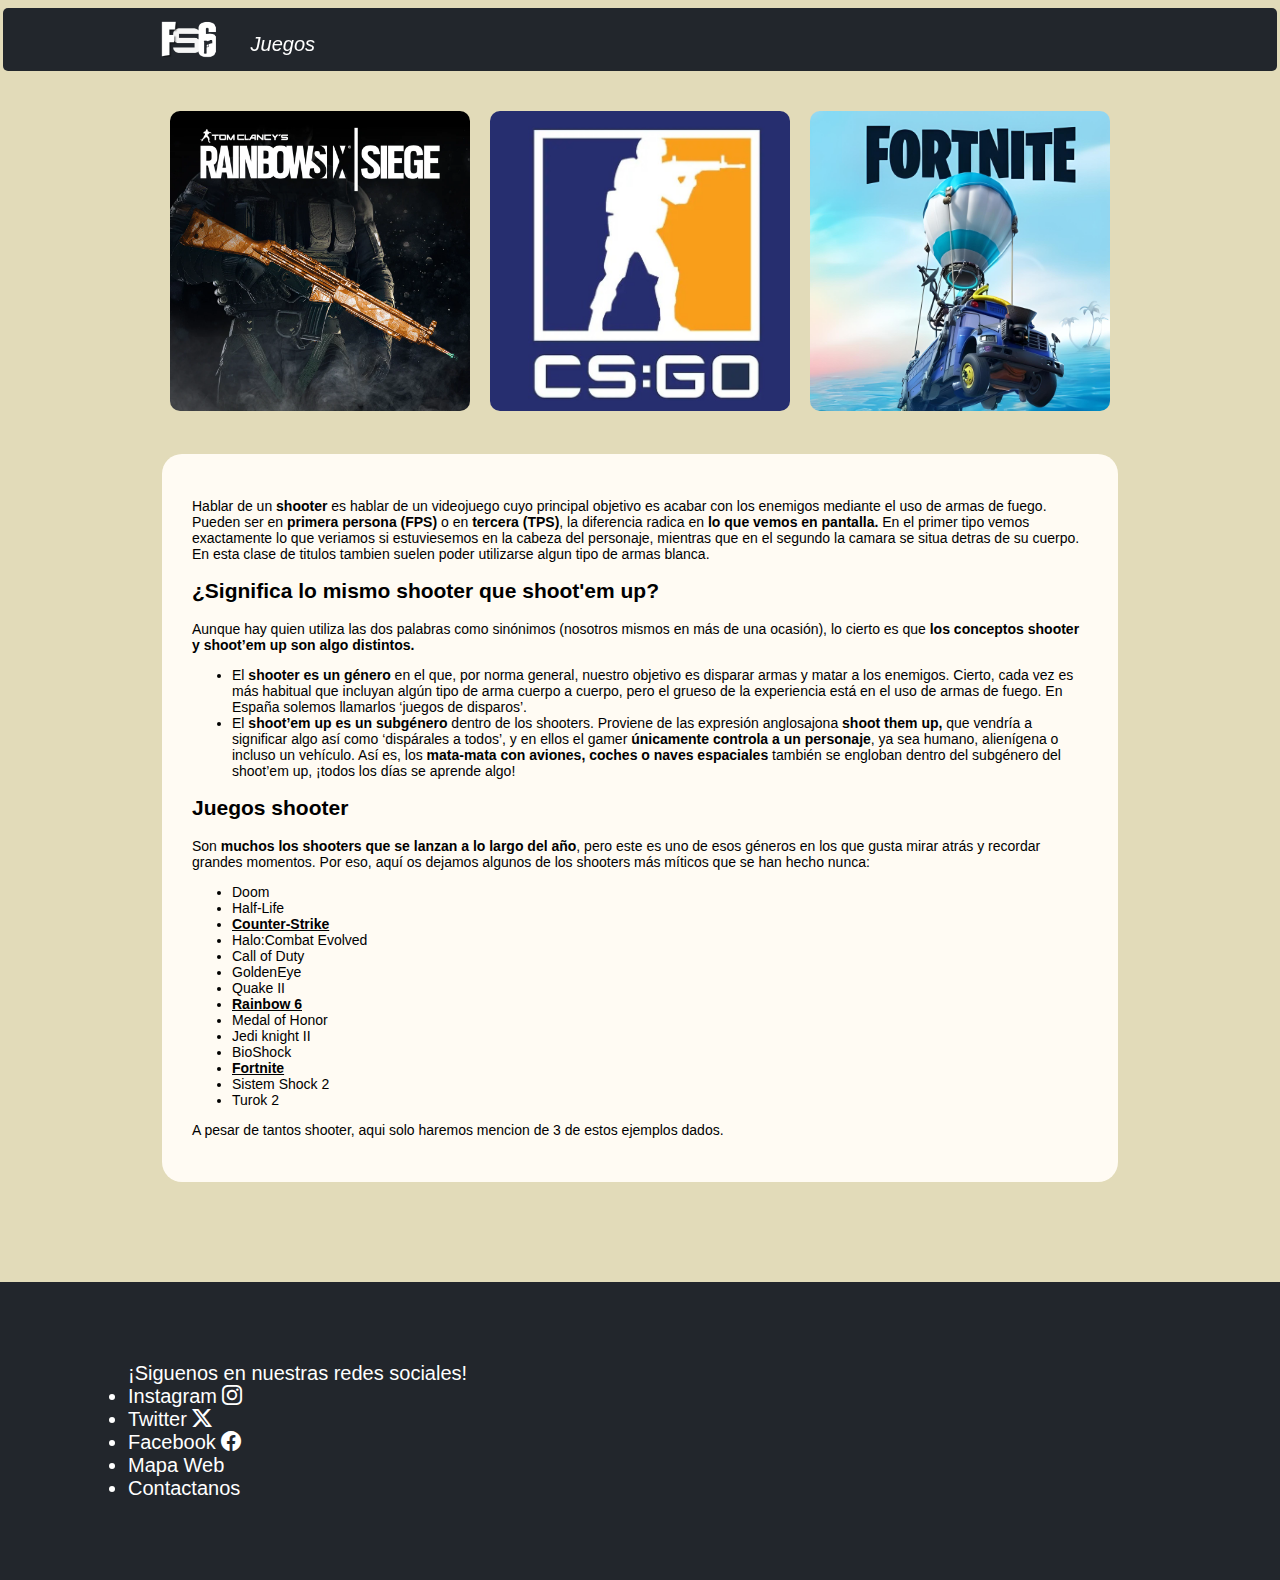
<file: index.html>
<!DOCTYPE html>
<html>
<head>
    <meta charset='utf-8'>
    <title>Index</title>
    <meta name='viewport' content='width=device-width, initial-scale=1'>
    <link rel='stylesheet' type='text/css' media='screen' href='CSS/c.index.css'>
    <link rel='stylesheet' type='text/css' media='screen' href='CSS/index.css'>
    <link rel="stylesheet" href="https://cdn.jsdelivr.net/npm/bootstrap-icons@1.11.3/font/bootstrap-icons.min.css">
    <link rel="icon" href="../images/FSG con fondo.png">
</head>
<body>

<!-- ********************************* -->
<!--             CABECERA              -->
<!-- ********************************* -->

    <div class="cabecera">
        <div class="menu">
            <div class="logo">
                <a href="index.html"><img src="../images/FSG con fondo.png"/></a>
            </div>
            <div class="menu_buttons">
                <div class="dropdown">
                    <a><i class="material-icons">Juegos</i></a>
                    <div class="dropdown_content">
                        <a href="HTML/cs2.html" target="_blank" class="enlace">cs2</a>
                        <a href="HTML/R6.html" target="_blank" class="enlace">rainbow6</a>
                        <a href="HTML/Fortnite.html" target="_blank" class="enlace">fortnine</a>
                    </div>
                </div>
            </div>
        </div>
    </div>

    <div class="juegos">
        <div class="juego">
            <a href="HTML/R6.html">
                <img src="images/portadaR6.jpg">
            </a>
        </div>
        <div class="juego">
            <a href="HTML/cs2.html">
                <img src="images/portadaCS-GO.jpg">
            </a>
        </div>
        <div class="juego">
            <a href="HTML/Fortnite.html">
                <img src="images/portadaFORTNITE.png">
            </a>
        </div>
    </div>

    <div class="infoshooters">
        <p>Hablar de un <b>shooter</b> es hablar de un videojuego cuyo principal objetivo es acabar con los enemigos mediante el uso de armas de fuego. Pueden ser en <b>primera persona (FPS)</b> o en <b>tercera (TPS)</b>, la diferencia radica en <b>lo que vemos en pantalla.</b> En el primer tipo vemos exactamente lo que veriamos si estuviesemos en la cabeza del personaje, mientras que en el segundo la camara se situa detras de su cuerpo. En esta clase de titulos tambien suelen poder utilizarse algun tipo de armas blanca.</p>
        <h2>¿Significa lo mismo shooter que shoot'em up?</h2>
        <p>Aunque hay quien utiliza las dos palabras como sinónimos (nosotros mismos en más de una ocasión), lo cierto es que <b>los conceptos shooter y shoot’em up son algo distintos.</b></p>
        <ul>
            <li>El <b>shooter es un género </b> en el que, por norma general, nuestro objetivo es disparar armas y matar a los enemigos. Cierto, cada vez es más habitual que incluyan algún tipo de arma cuerpo a cuerpo, pero el grueso de la experiencia está en el uso de armas de fuego. En España solemos llamarlos ‘juegos de disparos’.</li>
            <li>El <b>shoot’em up es un subgénero</b> dentro de los shooters. Proviene de las expresión anglosajona <b>shoot them up,</b> que vendría a significar algo así como ‘dispárales a todos’, y en ellos el gamer <b>únicamente controla a un personaje</b>, ya sea humano, alienígena o incluso un vehículo. Así es, los <b>mata-mata con aviones, coches o naves espaciales</b> también se engloban dentro del subgénero del shoot’em up, ¡todos los días se aprende algo!</li>
        </ul>
        <h2>Juegos shooter</h2>
        <p>Son <b>muchos los shooters que se lanzan a lo largo del año</b>, pero este es uno de esos géneros en los que gusta mirar atrás y recordar grandes momentos. Por eso, aquí os dejamos algunos de los shooters más míticos que se han hecho nunca:</p>
        <ul>
            <li>Doom</li>
            <li>Half-Life</li>
            <li><a href="HTML/cs2.html"><b>Counter-Strike</b></a></li>
            <li>Halo:Combat Evolved</li>
            <li>Call of Duty</li>
            <li>GoldenEye</li>
            <li>Quake II</li>
            <li><a href="HTML/R6.html"><b>Rainbow 6</b></a></li>
            <li>Medal of Honor</li>
            <li>Jedi knight II</li>
            <li>BioShock</li>
            <li><a href="HTML/Fortnite.html"><b>Fortnite</b></a></li>
            <li>Sistem Shock 2</li>
            <li>Turok 2</li>
        </ul>
        <p>A pesar de tantos shooter, aqui solo haremos mencion de 3 de estos ejemplos dados.</p>
    </div>    
    
    <div class="pie">
        <p>¡Siguenos en nuestras redes sociales!
        <a href="https://www.instagram.com">Instagram  <i class="bi bi-instagram"></i></a>
        <a href="https://twitter.com/?lang=es">Twitter <i class="bi bi-twitter-x"></i></a>
        <a href="https://www.facebook.com/?locale=es_ES">Facebook <i class="bi bi-facebook"></i></a>
        <a href="../HTML/MAPAWEB.html" class="MapaLink">Mapa Web</a>
        <a href="HTML/Formulario.html">Contactanos</a>
        </p> 
    </div>
</body>
</file>
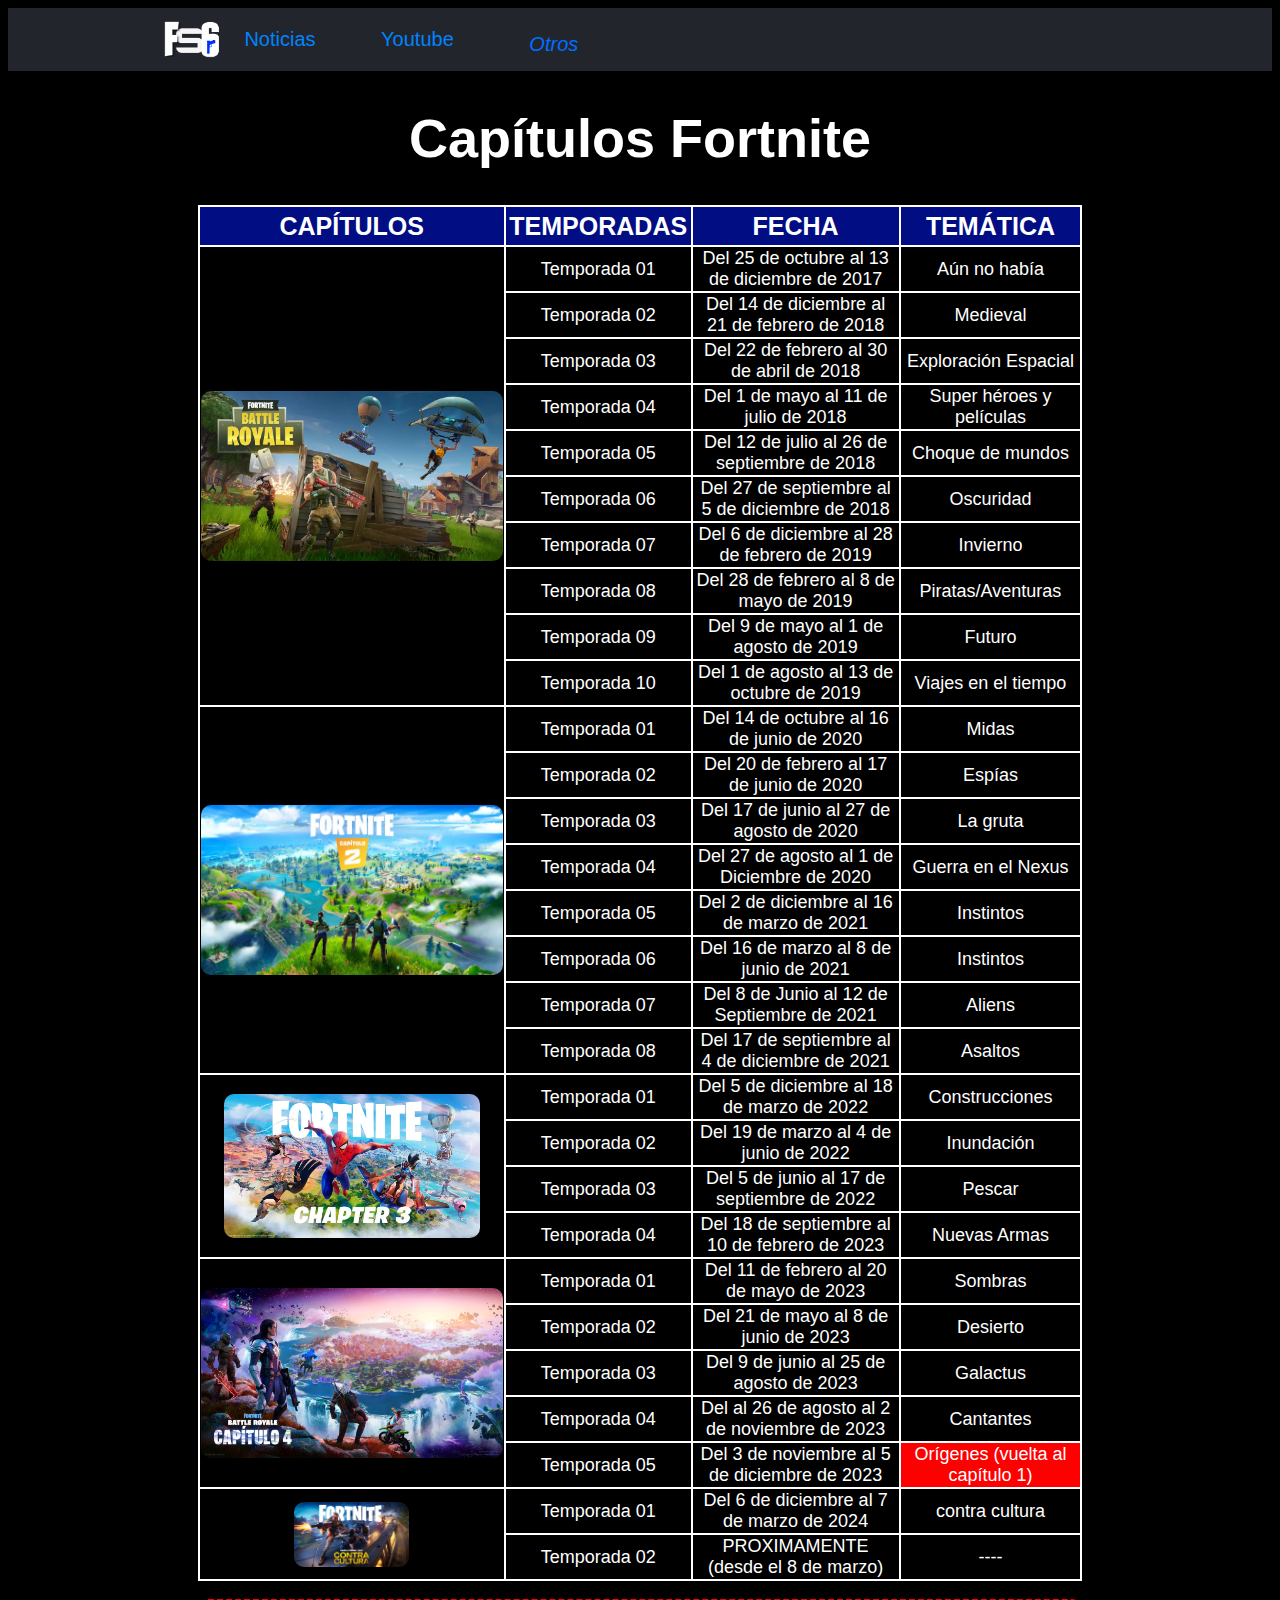
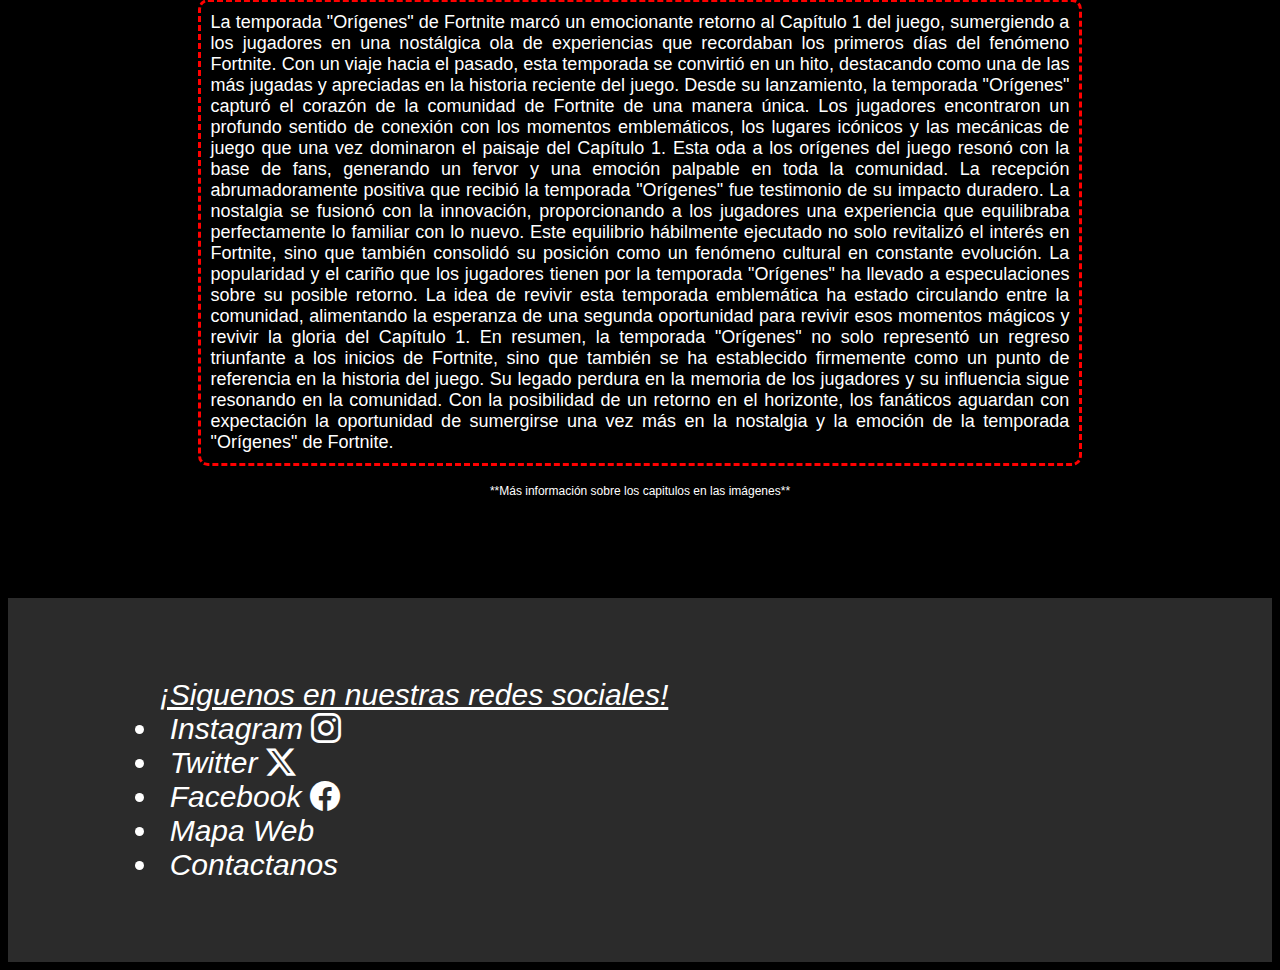
<file: HTML/Capitulos.html>
<!DOCTYPE html>
<html>
<head>
    <meta charset='utf-8'>
    <meta http-equiv='X-UA-Compatible' content='IE=edge'>
    <title>CAPÍTULOS</title>
    <meta name='viewport' content='width=device-width, initial-scale=1'>
    <link rel="icon" href="../images/FabiconFortnite.png">
    <link rel='stylesheet' type='text/css' media='screen' href='../CSS/MainFortnite.css'>
    <link rel='stylesheet' type='text/css' media='screen' href='../CSS/c.fortnite.css'>
    <link rel="stylesheet" href="https://cdn.jsdelivr.net/npm/bootstrap-icons@1.11.3/font/bootstrap-icons.min.css">
</head>
<body>
    <div class="cabecera">
        <div class="menu">
            <div class="logo">
                <a href="../index.html"><img src="../images/FSG con fondo.png"/></a>
            </div>
            
            <div class="menu_buttons">
                <a href="https://www.fortnite.com/news" target="_blank" class="enlace">Noticias</a>
                <a href="https://www.youtube.com/channel/UCa2qf9O6eWrJPLY32gflbKA" target="_blank" class="enlace">Youtube</a>
                <div class="dropdown">
                    <a><i class="material-icons">Otros</i></a>
                    <div class="dropdown_content">
                        <a href="https://www.fortnite.com/fortnite-crew-subscription" target="_blank" class="enlace">Club</a>
                        <a href="https://www.fortnite.com/ranked/leaderboard" target="_blank" class="enlace">Stats</a>
                        <a href="https://store.epicgames.com/es-ES/p/fortnite" target="_blank" class="enlace">Descargar</a>
                    </div>
                </div>
            </div>
        </div>
    </div>

    <div class="contenidos">
        <h1>Capítulos Fortnite</h1>
            
        <div class="tabla-capitulos">
            <table>
                <tr height="40px">
                    <th width="300px">CAPÍTULOS</th>
                    <th width="200px">TEMPORADAS</th>
                    <th width="400px">FECHA</th>
                    <th width="300px">TEMÁTICA</th>
                </tr>

                <tr>
                    <td rowspan="10" height="400px"><a href="https://fortnite.fandom.com/es/wiki/El_Fin_(Cap%C3%ADtulo_1)"><img src="../images/Capitulo1.jpg" width="100%"></a></td>
                    <td>Temporada 01</td>
                    <td>Del 25 de octubre al 13 de diciembre de 2017</td>
                    <td>Aún no había</td>
                </tr>
                <tr>
                    <td>Temporada 02</td>
                    <td>Del 14 de diciembre al 21 de febrero de 2018</td>
                    <td>Medieval</td>
                </tr>
                <tr>
                    <td>Temporada 03</td>
                    <td>Del 22 de febrero al 30 de abril de 2018</td>
                    <td>Exploración Espacial</td>
                </tr>
                <tr>
                    <td>Temporada 04</td>
                    <td>Del 1 de mayo al 11 de julio de 2018</td>
                    <td>Super héroes y películas</td>
                </tr>
                <tr>
                    <td>Temporada 05</td>
                    <td>Del 12 de julio al 26 de septiembre de 2018</td>
                    <td>Choque de mundos</td>
                </tr>
                <tr>
                    <td>Temporada 06</td>
                    <td>Del 27 de septiembre al 5 de diciembre de 2018</td>
                    <td>Oscuridad</td>
                </tr>
                <tr>
                    <td>Temporada 07</td>
                    <td>Del 6 de diciembre al 28 de febrero de 2019</td>
                    <td>Invierno</td>
                </tr>
                <tr>
                    <td>Temporada 08</td>
                    <td>Del 28 de febrero al 8 de mayo de 2019</td>
                    <td>Piratas/Aventuras</td>
                </tr>
                <tr>
                    <td>Temporada 09</td>
                    <td>Del 9 de mayo al 1 de agosto de 2019</td>
                    <td>Futuro</td>
                </tr>
                <tr>
                    <td>Temporada 10</td>
                    <td>Del 1 de agosto al 13 de octubre de 2019</td>
                    <td>Viajes en el tiempo</td>
                </tr>

                <tr>
                    <td rowspan="8" height="320px"><a href="https://as.com/meristation/2020/05/25/guia_pagina/1590431589_441222.html"><img src="../images/Capitulo2.jpg" width="100%"></a></td>
                    <td>Temporada 01</td>
                    <td>Del 14 de octubre al 16 de junio de 2020</td>
                    <td>Midas</td>
                </tr>
                <tr>
                    <td>Temporada 02</td>
                    <td>Del 20 de febrero al 17 de junio de 2020</td>
                    <td>Espías</td>
                </tr>
                <tr>
                    <td>Temporada 03</td>
                    <td>Del 17 de junio al 27 de agosto de 2020</td>
                    <td>La gruta</td>
                </tr>
                <tr>
                    <td>Temporada 04</td>
                    <td>Del 27 de agosto al 1 de Diciembre de 2020</td>
                    <td>Guerra en el Nexus</td>
                </tr>
                <tr>
                    <td>Temporada 05</td>
                    <td>Del 2 de diciembre al 16 de marzo de 2021</td>
                    <td>Instintos</td>
                </tr>
                <tr>
                    <td>Temporada 06</td>
                    <td>Del 16 de marzo al 8 de junio de 2021</td>
                    <td>Instintos</td>
                </tr>
                <tr>
                    <td>Temporada 07</td>
                    <td>Del 8 de Junio al 12 de Septiembre de 2021</td>
                    <td>Aliens</td>
                </tr>
                <tr>
                    <td>Temporada 08</td>
                    <td>Del 17 de septiembre al 4 de diciembre de 2021</td>
                    <td>Asaltos</td>
                </tr>

                <tr>
                    <td rowspan="4" height="160px"><a href="https://as.com/meristation/2021/12/13/guia_pagina/1639410516_733659.html"><img src="../images/Capitulo3.jpg" height="90%"></a></td>
                    <td>Temporada 01</td>
                    <td>Del 5 de diciembre al 18 de marzo de 2022</td>
                    <td>Construcciones</td>
                </tr>
                <tr>
                    <td>Temporada 02</td>
                    <td>Del 19 de marzo al 4 de junio de 2022</td>
                    <td>Inundación</td>
                </tr>
                <tr>
                    <td>Temporada 03</td>
                    <td>Del 5 de junio  al 17 de septiembre de 2022</td>
                    <td>Pescar</td>
                </tr>
                <tr>
                    <td>Temporada 04</td>
                    <td>Del 18 de septiembre al 10 de febrero de 2023</td>
                    <td>Nuevas Armas</td>
                </tr>

                <tr>
                    <td rowspan="5" height="200px"><a href="https://www.eldesmarque.com/videojuegos/20230823/fecha-hora-exacta-final-capitulo-4-temporada-3-fortnite_260132065.html"><img src="../images/Capitulo4.jpg" height="85%"></a></td>
                    <td>Temporada 01</td>
                    <td>Del 11 de febrero al 20 de mayo de 2023</td>
                    <td>Sombras</td>
                </tr>
                <tr>
                    <td>Temporada 02</td>
                    <td>Del 21 de mayo al 8 de junio de 2023</td>
                    <td>Desierto</td>
                </tr>
                <tr>
                    <td>Temporada 03</td>
                    <td>Del 9 de junio al 25 de agosto de 2023</td>
                    <td>Galactus</td>
                </tr>
                <tr>
                    <td>Temporada 04</td>
                    <td>Del al 26 de agosto al 2 de noviembre de 2023</td>
                    <td>Cantantes</td>
                </tr>
                <tr>
                    <td>Temporada 05</td>
                    <td>Del 3 de noviembre al 5 de diciembre de 2023</td>
                    <td class="especial">Orígenes (vuelta al capítulo 1)</td>
                </tr>

                <tr>
                    <td rowspan="2" height="70px"><a href="https://as.com/meristation/guias/fortnite-guia-completa-todas-las-misiones-todas-las-armas-todos-los-personajes-y-mas-n/"><img src="../images/Capitulo5.jpg" height="65"></a></td>
                    <td>Temporada 01</td>
                    <td>Del 6 de diciembre al 7 de marzo de 2024</td>
                    <td>contra cultura</td>
                </tr>
                <tr>
                    <td>Temporada 02</td>
                    <td>PROXIMAMENTE (desde el 8 de marzo)</td>
                    <td>----</td>
                </tr>
            </table>
            <p class="destacartemporada">
                La temporada "Orígenes" de Fortnite marcó un emocionante retorno al Capítulo 1 del juego, sumergiendo a los jugadores en una nostálgica ola de experiencias que recordaban los primeros días del fenómeno Fortnite. Con un viaje hacia el pasado, esta temporada se convirtió en un hito, destacando como una de las más jugadas y apreciadas en la historia reciente del juego.

                Desde su lanzamiento, la temporada "Orígenes" capturó el corazón de la comunidad de Fortnite de una manera única. Los jugadores encontraron un profundo sentido de conexión con los momentos emblemáticos, los lugares icónicos y las mecánicas de juego que una vez dominaron el paisaje del Capítulo 1. Esta oda a los orígenes del juego resonó con la base de fans, generando un fervor y una emoción palpable en toda la comunidad.

                La recepción abrumadoramente positiva que recibió la temporada "Orígenes" fue testimonio de su impacto duradero. La nostalgia se fusionó con la innovación, proporcionando a los jugadores una experiencia que equilibraba perfectamente lo familiar con lo nuevo. Este equilibrio hábilmente ejecutado no solo revitalizó el interés en Fortnite, sino que también consolidó su posición como un fenómeno cultural en constante evolución.

                La popularidad y el cariño que los jugadores tienen por la temporada "Orígenes" ha llevado a especulaciones sobre su posible retorno. La idea de revivir esta temporada emblemática ha estado circulando entre la comunidad, alimentando la esperanza de una segunda oportunidad para revivir esos momentos mágicos y revivir la gloria del Capítulo 1.

                En resumen, la temporada "Orígenes" no solo representó un regreso triunfante a los inicios de Fortnite, sino que también se ha establecido firmemente como un punto de referencia en la historia del juego. Su legado perdura en la memoria de los jugadores y su influencia sigue resonando en la comunidad. Con la posibilidad de un retorno en el horizonte, los fanáticos aguardan con expectación la oportunidad de sumergirse una vez más en la nostalgia y la emoción de la temporada "Orígenes" de Fortnite.
            </p>
        </div>

        <P class="informativo">**Más información sobre los capitulos en las imágenes**</P>
    </div>
    
    <div class="pie">
        <p class="Info"><u>¡Siguenos en nuestras redes sociales!</u>
        <a href="https://www.instagram.com/fortnite/">Instagram  <i class="bi bi-instagram"></i></a>
        <a href="https://twitter.com/FortniteGame">Twitter <i class="bi bi-twitter-x"></i></a>
        <a href="https://www.facebook.com/FortniteGame/?locale=es_ES">Facebook <i class="bi bi-facebook"></i></a>
        <a href="../HTML/MAPAWEB.html" class="MapaLink">Mapa Web</a>
        <a href="../HTML/Formulario.html">Contactanos</a>
        </p> 
    </div>
</body>
</html>
</file>
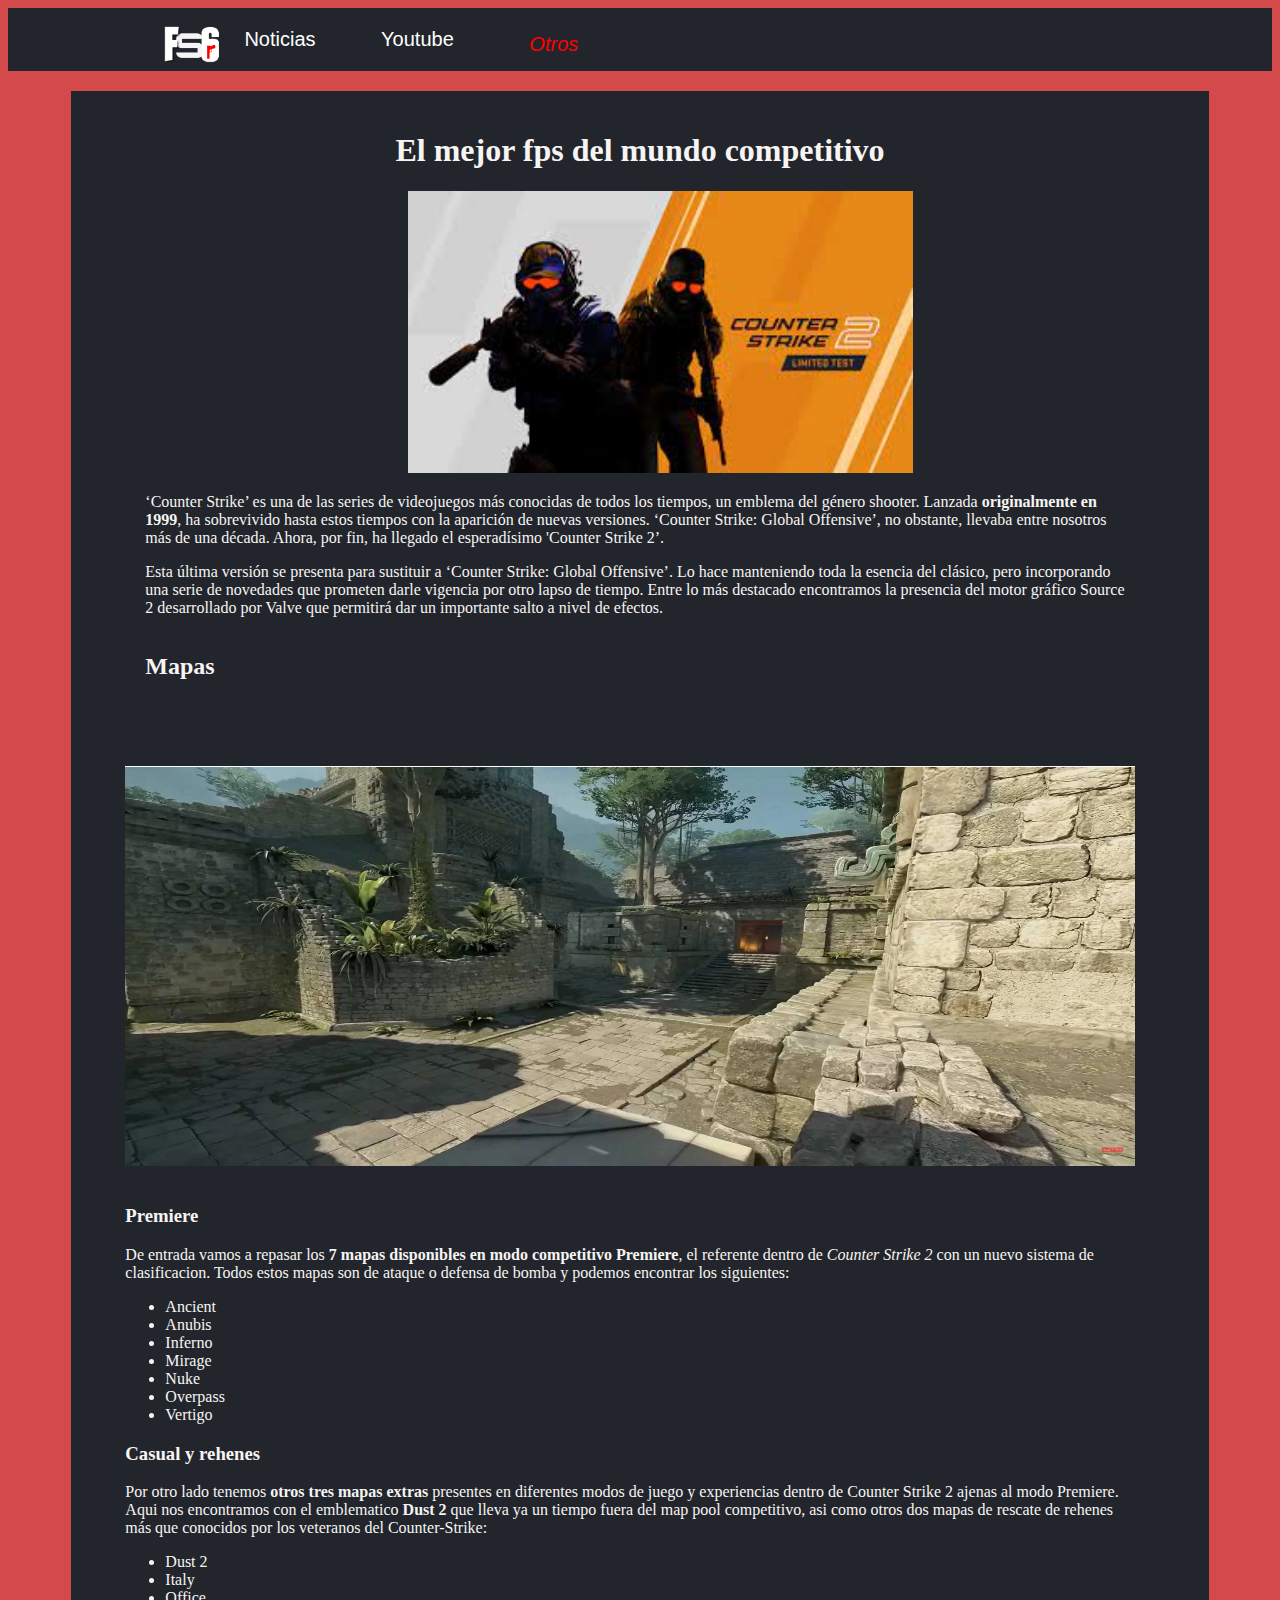
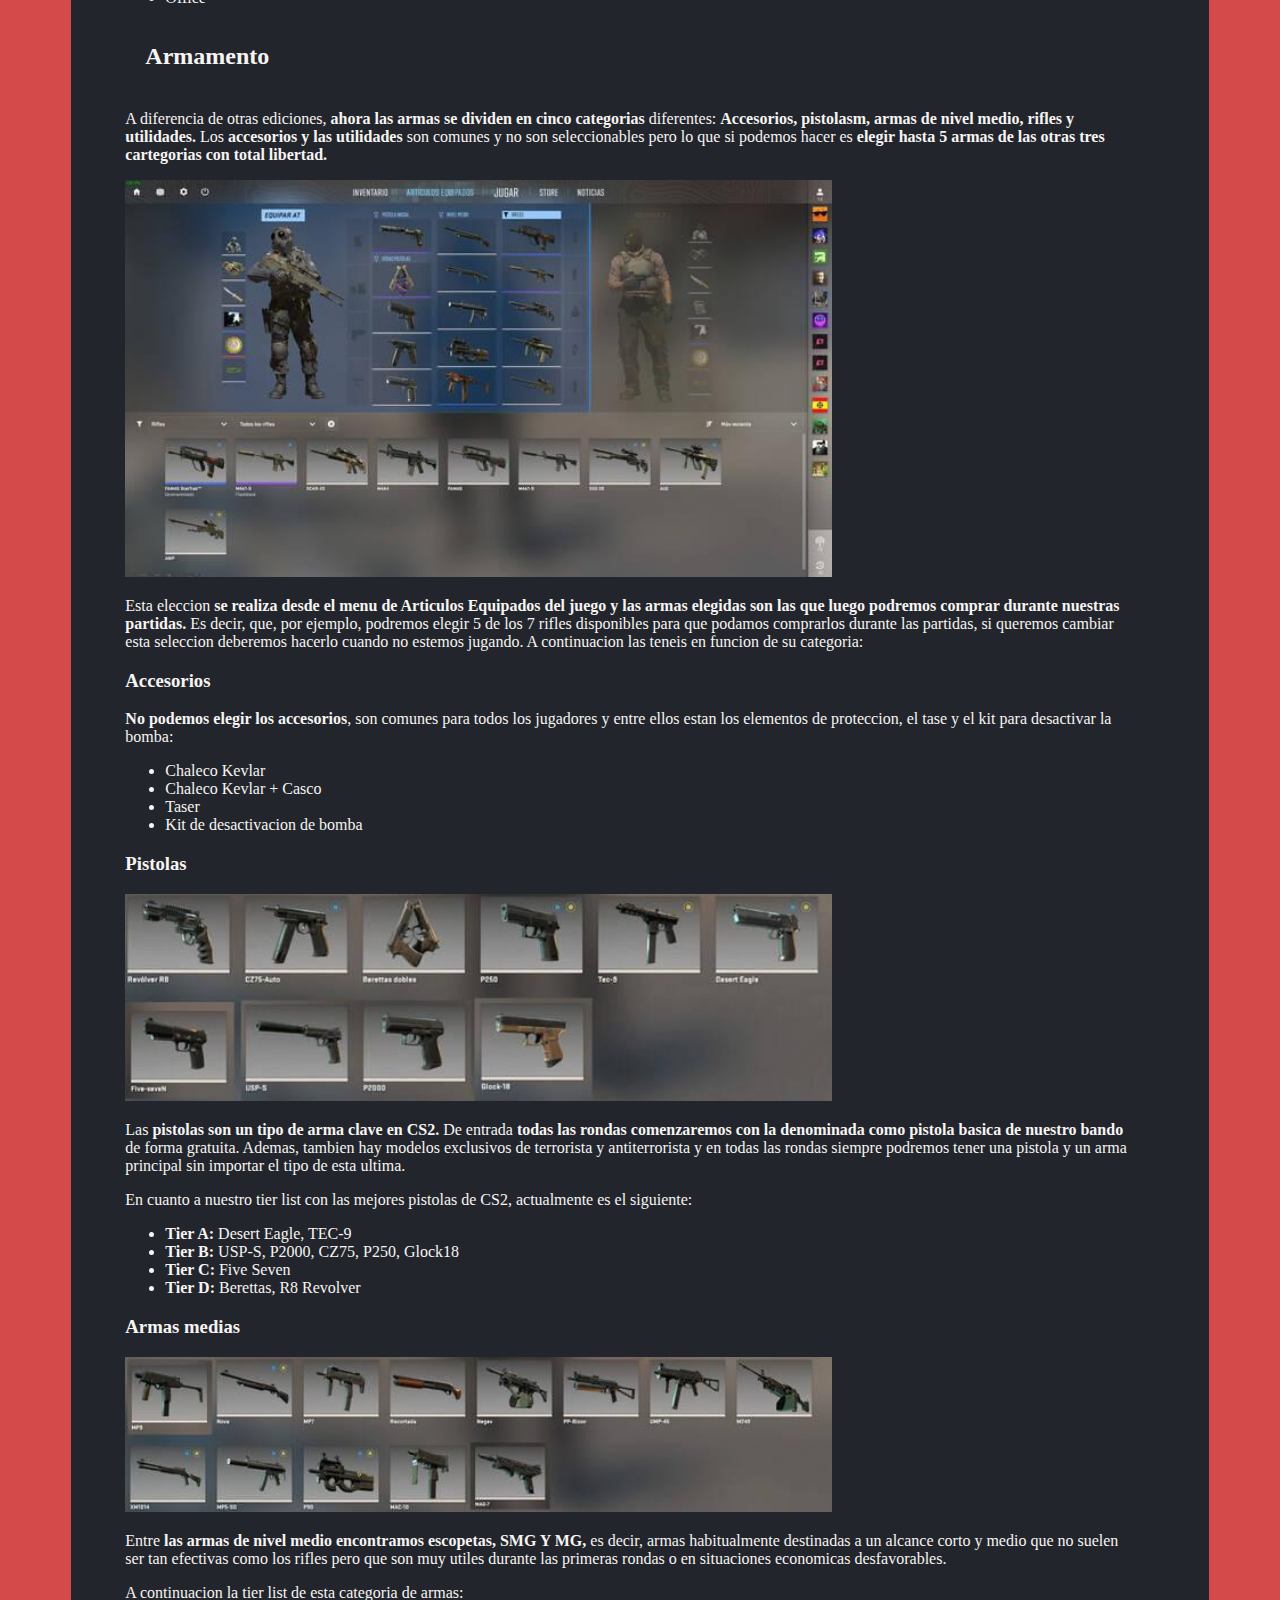
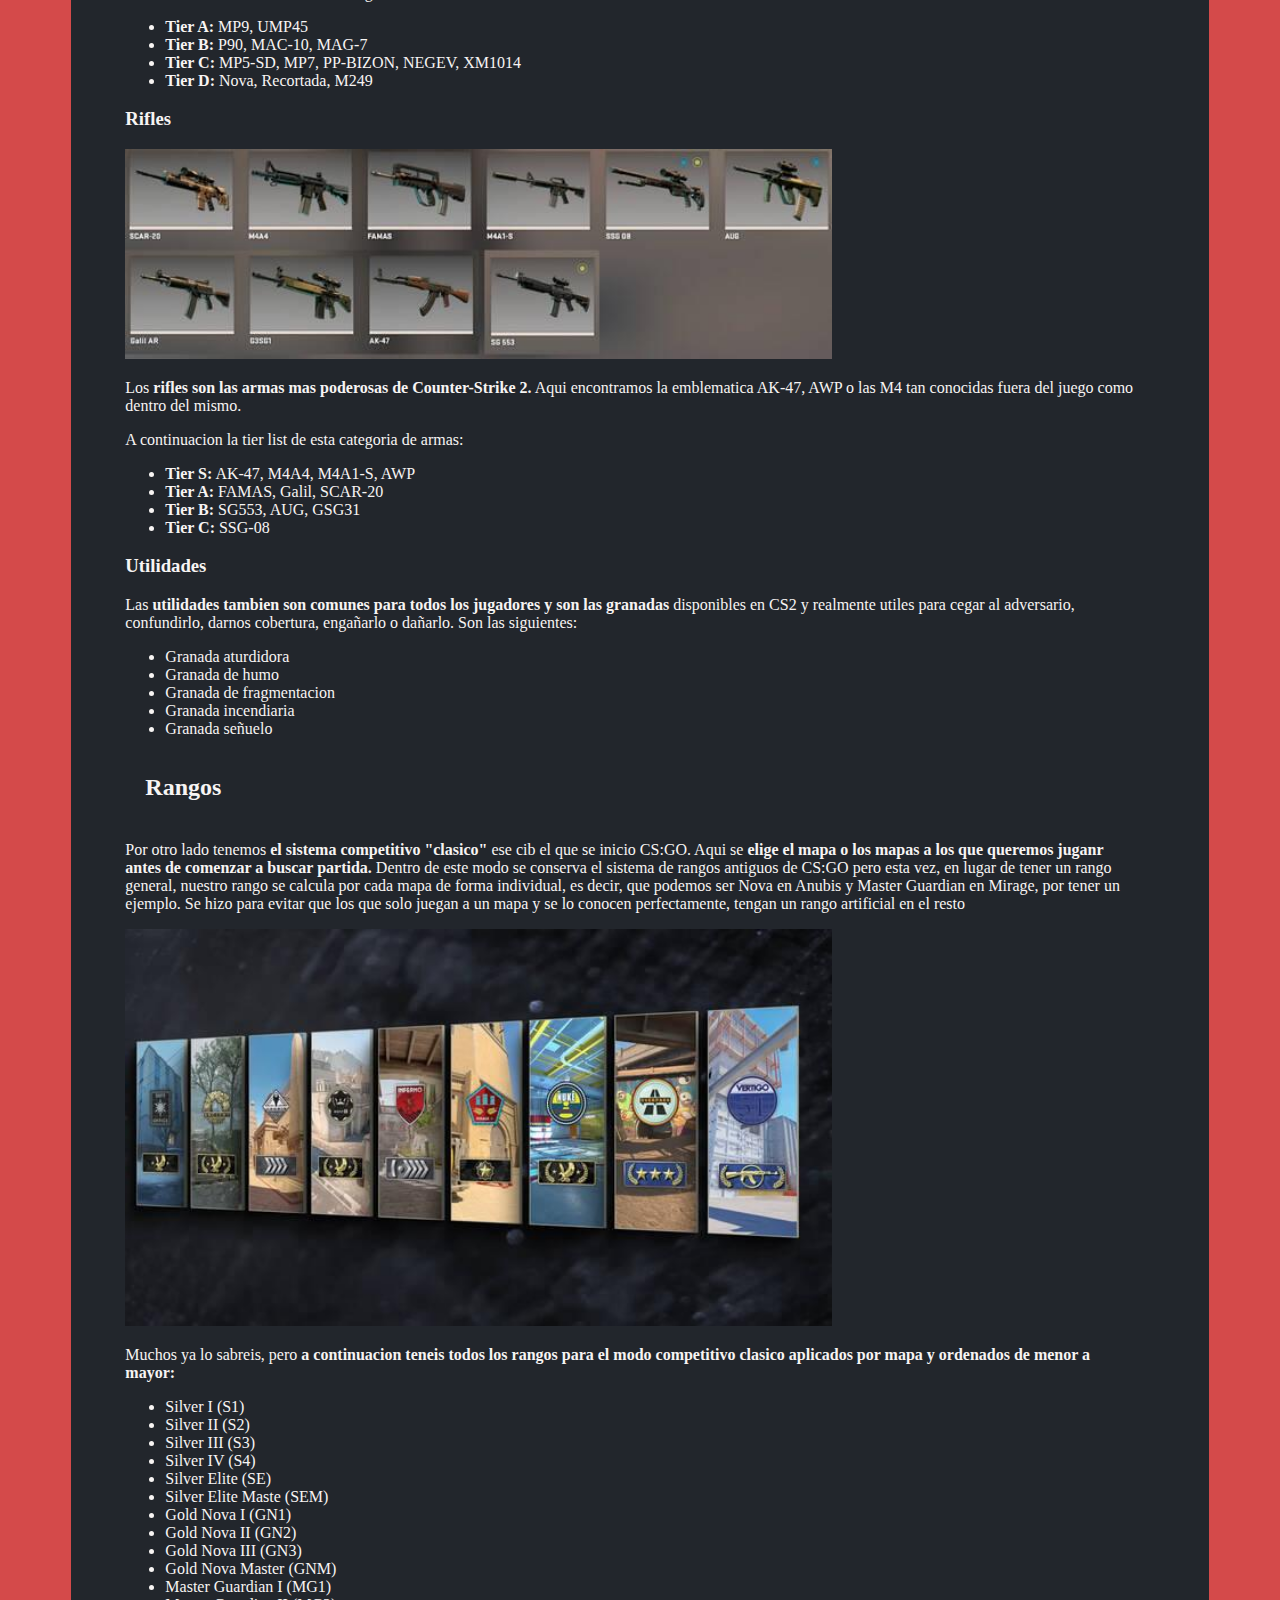
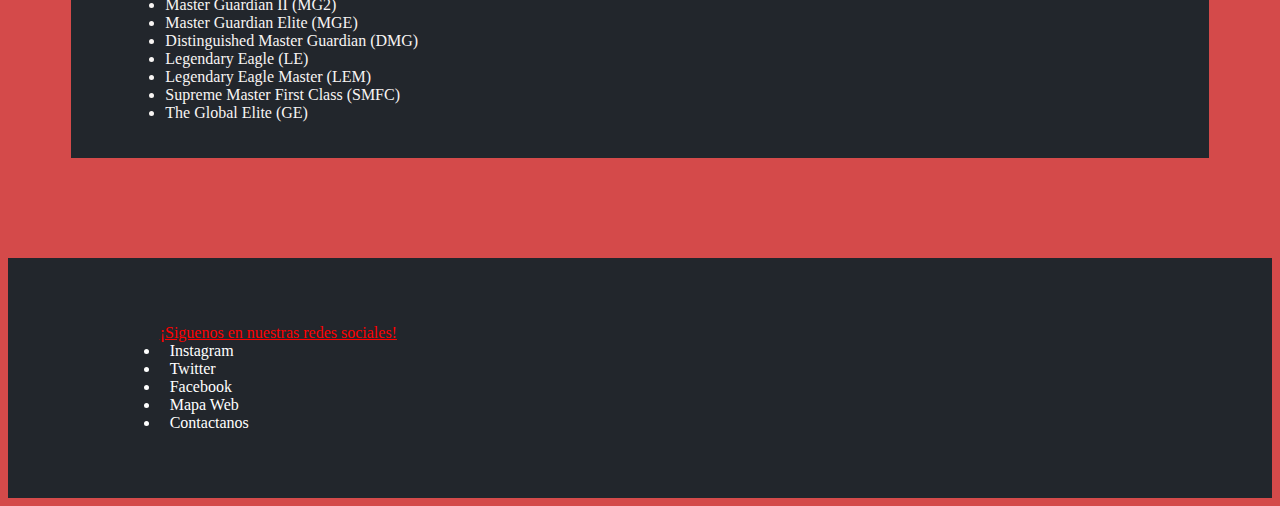
<file: HTML/cs2.html>
<!DOCTYPE html>
<html>
<head>
    <meta charset='utf-8'>
    <title>Counter-Strike 2</title>
    <link rel='stylesheet' type='text/css' media='screen' href='../CSS/cabecera.css'>
    <link rel='stylesheet' type='text/css' media='screen' href='../CSS/cuerpo.css'>
    <link rel="icon" href="../images/cs2.logo.jpg">
    <link href="https://cdnjs.cloudflare.com/ajax/libs/font-awesome/5.13.0/css/all.min.css" rel="stylesheet">

</head>
</head>
<body>

<!-- ********************************* -->
<!--             CABECERA              -->
<!-- ********************************* -->

    <div class="cabecera">
        <nav>
            <input type="checkbox"  id="check">
            <label for="check" class="checkbtn">
                <i class="fas fa-bars"></i>
            </label>
        </nav>
        <div class="menu">
            <div class="logo">
                <a href="index.html"><img src="../images/FSG con fondo.png"/></a>
            </div>
            
            <div class="menu_buttons">
                <a href="https://vandal.elespanol.com/noticias/pc/counterstrike-2/137937#p-13" target="_blank" class="enlace">Noticias</a>
                <a href="https://www.youtube.com/@Valve" target="_blank" class="enlace">Youtube</a>
                <div class="dropdown">
                    <a><i class="material-icons">Otros</i></a>
                    <div class="dropdown_content">
                        <a href="https://cs.money/es/market/buy/" target="_blank" class="enlace">skins</a>
                        <a href="https://csstats.gg" target="_blank" class="enlace">Stats</a>
                        <a href="https://store.steampowered.com/app/730/CounterStrike_2/" target="_blank" class="enlace">Descargar</a>
                    </div>
                </div>
            </div>
        </div>
    </div>

<!-- ********************************* -->
<!--              CUERPO               -->
<!-- ********************************* -->

    <div class="cuerpo">

        <div class="portada">
            <h1>El mejor fps del mundo competitivo</h2>
            <div class="contenedor">
                <div class="izquierda">
                    <img src="../images/counter.jpg" />
                </div>
                <div class="contenido">
                    <p>
                        ‘Counter Strike’ es una de las series de videojuegos más conocidas de todos los tiempos, un emblema del género shooter. Lanzada <b>originalmente en 1999</b>, ha sobrevivido hasta estos tiempos con la aparición de nuevas versiones. ‘Counter Strike: Global Offensive’, no obstante, llevaba entre nosotros más de una década. Ahora, por fin, ha llegado el esperadísimo 'Counter Strike 2’.
                    </p>
                    <p>
                        Esta última versión se presenta para sustituir a ‘Counter Strike: Global Offensive’. Lo hace manteniendo toda la esencia del clásico, pero incorporando una serie de novedades que prometen darle vigencia por otro lapso de tiempo. Entre lo más destacado encontramos la presencia del motor gráfico Source 2 desarrollado por Valve que permitirá dar un importante salto a nivel de efectos.
                    </p>
                </div>
                <div class="mapas">
                    <h2>Mapas</h2>
                    <!--*************************-->
                    <!--         Carrusel        -->
                    <!--*************************-->
                <div class="slider-frame">
                    <ul>
                        <li><img src="../images/ancient.png" alt=""></li>
                        <li><img src="../images/anubis2.jpg" alt=""></li>
                        <li><img src="../images/dus2.png" alt=""></li>
                        <li><img src="../images/italy.png" alt=""></li>
                        <li><img src="../images/inferno2.jpg" alt=""></li>
                        <li><img src="../images/mirage.png" alt=""></li>
                        <li><img src="../images/nuke.png" alt=""></li>
                        <li><img src="../images/oficce.png" alt=""></li>
                        <li><img src="../images/overpass 2.jpg" alt=""></li>
                        <li><img src="../images/vertigo 2.webp" alt=""></li>
                    </ul>
                </div>

                    <h3>
                        Premiere
                    </h3>
                    <p>De entrada vamos a repasar los <b>7 mapas disponibles en modo competitivo Premiere</b>, el referente dentro de <i>Counter Strike 2</i> con un nuevo sistema de clasificacion. Todos estos mapas son de ataque o defensa de bomba y podemos encontrar los siguientes:</p>
                    <ul>
                        <li>Ancient</li>
                        <li>Anubis</li>
                        <li>Inferno</li>
                        <li>Mirage</li>
                        <li>Nuke</li>
                        <li>Overpass</li>
                        <li>Vertigo</li>
                    </ul>
                    <h3>Casual y rehenes</h3>
                    <p>Por otro lado tenemos <b>otros tres mapas extras</b> presentes en diferentes modos de juego y experiencias dentro de Counter Strike 2 ajenas al modo Premiere. Aqui nos encontramos con el emblematico <b>Dust 2</b> que lleva ya un tiempo fuera del map pool competitivo, asi como otros dos mapas de rescate de rehenes más que conocidos por los veteranos del Counter-Strike: </p>
                    <ul>
                        <li>Dust 2</li>
                        <li>Italy</li>
                        <li>Office</li>
                    </ul>
                </div>

                <div class="resto">
                    <h2>Armamento</h2>
                    <p>A diferencia de otras ediciones, <b>ahora las armas se dividen en cinco categorias</b> diferentes: <b>Accesorios, pistolasm, armas de nivel medio, rifles y utilidades.</b> Los <b>accesorios y las utilidades</b> son comunes y no son seleccionables pero lo que si podemos hacer es <b>elegir hasta 5 armas de las otras tres cartegorias con total libertad.</b></p>
                    <img src="../images/CSGO 1.jpg" alt="">
                    <p>Esta eleccion <b>se realiza desde el menu de Articulos Equipados del juego y las armas elegidas son las que luego podremos comprar durante nuestras partidas.</b> Es decir, que, por ejemplo, podremos elegir 5 de los 7 rifles disponibles para que podamos comprarlos durante las partidas, si queremos cambiar esta seleccion deberemos hacerlo cuando no estemos jugando. A continuacion las teneis en funcion de su categoria:</p>
                    <h3>Accesorios</h3>
                    <p><b>No podemos elegir los accesorios</b>, son comunes para todos los jugadores y entre ellos estan los elementos de proteccion, el tase y el kit para desactivar la bomba:</p>
                    <ul>
                        <li>Chaleco Kevlar</li>
                        <li>Chaleco Kevlar + Casco</li>
                        <li>Taser</li>
                        <li>Kit de desactivacion de bomba</li>
                    </ul>
                    <h3>Pistolas</h3>
                    <img src="../images/PISTOLAS.jpg" alt="">
                    <p>Las <b>pistolas son un tipo de arma clave en CS2.</b> De entrada <b>todas las rondas comenzaremos con la denominada como pistola basica de nuestro bando</b> de forma gratuita. Ademas, tambien hay modelos exclusivos de terrorista y antiterrorista y en todas las rondas siempre podremos tener una pistola y un arma principal sin importar el tipo de esta ultima.</p>
                    <p>En cuanto a nuestro tier list con las mejores pistolas de CS2, actualmente es el siguiente:</p>
                    <ul>
                        <li><b>Tier A:</b> Desert Eagle, TEC-9</li>
                        <li><b>Tier B:</b> USP-S, P2000, CZ75, P250, Glock18</li>
                        <li><b>Tier C:</b> Five Seven</li>
                        <li><b>Tier D:</b> Berettas, R8 Revolver</li>
                    </ul>
                    <h3>Armas medias</h3>
                    <img src="../images/SECUNDARIAS.jpg" alt="">
                    <p>Entre <b>las armas de nivel medio encontramos escopetas, SMG Y MG,</b> es decir, armas habitualmente destinadas a un alcance corto y medio que no suelen ser tan efectivas como los rifles pero que son muy utiles durante las primeras rondas o en situaciones economicas desfavorables.</p>
                    <p>A continuacion la tier list de esta categoria de armas:</p>
                    <ul>
                        <li><b>Tier A:</b> MP9, UMP45</li>
                        <li><b>Tier B:</b> P90, MAC-10, MAG-7</li>
                        <li><b>Tier C:</b> MP5-SD, MP7, PP-BIZON, NEGEV, XM1014</li>
                        <li><b>Tier D:</b> Nova, Recortada, M249</li>
                    </ul>
                    <h3>Rifles</h3>
                    <img src="../images/RIFLES.jpg" alt="">
                    <p>Los <b>rifles son las armas mas poderosas de Counter-Strike 2.</b> Aqui encontramos la emblematica AK-47, AWP o las M4 tan conocidas fuera del juego como dentro del mismo.</p>
                    <p>A continuacion la tier list de esta categoria de armas:</p>
                    <ul>
                        <li><b>Tier S:</b> AK-47, M4A4, M4A1-S, AWP</li>
                        <li><b>Tier A:</b> FAMAS, Galil, SCAR-20</li>
                        <li><b>Tier B:</b> SG553, AUG, GSG31</li>
                        <li><b>Tier C:</b> SSG-08</li>
                    </ul>
                    <h3>Utilidades</h3>
                    <p>Las <b>utilidades tambien son comunes para todos los jugadores y son las granadas</b> disponibles en CS2 y realmente utiles para cegar al adversario, confundirlo, darnos cobertura, engañarlo o dañarlo. Son las siguientes:</p>
                    <ul>
                        <li>Granada aturdidora</li>
                        <li>Granada de humo</li>
                        <li>Granada de fragmentacion</li>
                        <li>Granada incendiaria</li>
                        <li>Granada señuelo</li>
                    </ul>
                    <h2>Rangos</h2>
                    <p>Por otro lado tenemos <b>el sistema competitivo "clasico"</b> ese cib el que se inicio CS:GO. Aqui se <b>elige el mapa o los mapas a los que queremos juganr antes de comenzar a buscar partida.</b> Dentro de este modo se conserva el sistema de rangos antiguos de CS:GO pero esta vez, en lugar de tener un rango general, nuestro rango se calcula por cada mapa de forma individual, es decir, que podemos ser Nova en Anubis y Master Guardian en Mirage, por tener un ejemplo. Se hizo para evitar que los que solo juegan a un mapa y se lo conocen perfectamente, tengan un rango artificial en el resto</p>
                    <img src="../images/rangos.cs2.jpg" alt="">
                    <p>Muchos ya lo sabreis, pero <b>a continuacion teneis todos los rangos para el modo competitivo clasico aplicados por mapa y ordenados de menor a mayor:</b></p>
                    <ul>
                        <li>Silver I (S1)</li>
                        <li>Silver II (S2)</li>
                        <li>Silver III (S3)</li>
                        <li>Silver IV (S4)</li>
                        <li>Silver Elite (SE)</li>
                        <li>Silver Elite Maste (SEM)</li>
                        <li>Gold Nova I (GN1)</li>
                        <li>Gold Nova II (GN2)</li>
                        <li>Gold Nova III (GN3)</li>
                        <li>Gold Nova Master (GNM)</li>
                        <li>Master Guardian I (MG1)</li>
                        <li>Master Guardian II (MG2)</li>
                        <li>Master Guardian Elite (MGE)</li>
                        <li>Distinguished Master Guardian (DMG)</li>
                        <li>Legendary Eagle (LE)</li>
                        <li>Legendary Eagle Master (LEM)</li>
                        <li>Supreme Master First Class (SMFC)</li>
                        <li>The Global Elite (GE)</li>
                    </ul>
                </div>
            </div>
        </div>
    </div>
<!-- ********************************* -->
<!--                PIE                -->
<!-- ********************************* -->
    <div class="pie">
        <p class="Info"><u>¡Siguenos en nuestras redes sociales!</u>
        <a href="https://www.instagram.com/cs2.info/">Instagram  <i class="bi bi-instagram"></i></a>
        <a href="https://twitter.com/CounterStrike?ref_src=twsrc%5Egoogle%7Ctwcamp%5Eserp%7Ctwgr%5Eauthor">Twitter <i class="bi bi-twitter-x"></i></a>
        <a href="https://www.facebook.com/cs2live/">Facebook <i class="bi bi-facebook"></i></a>
        <a href="../HTML/MAPAWEB.html" class="MapaLink">Mapa Web</a>
        <a href="../HTML/Formulario.html">Contactanos</a>
        </p> 
    </div>
</body>
</html>
</file>
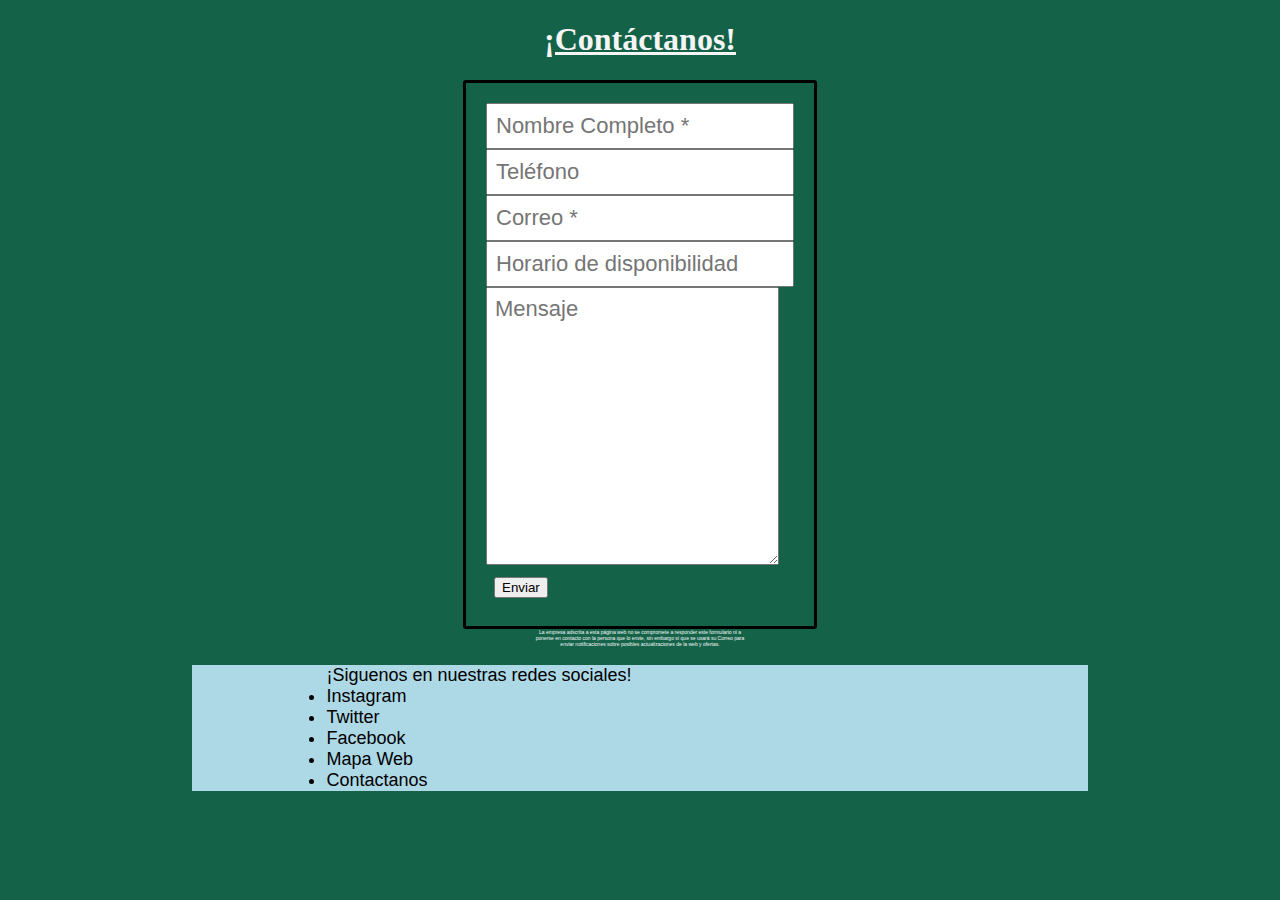
<file: HTML/Formulario.html>
<!DOCTYPE html>
<html>
<head>
    <meta charset='utf-8'>
    <title>Formulario</title>
    <link rel='stylesheet' type='text/css' media='screen' href="../CSS/Formulario.css">
    <link rel='stylesheet' type='text/css' media='screen' href="../CSS/pie.css">
    <link rel="icon" href="../images/formulario icono.png">
</head>
<body>
    <h1>¡Contáctanos!</h1>
    <div class="contenidos">
        <form action="../HTML/Formulario.html" method="get">
            <div class="grid-container">
                <input type="text"   id="nombre_completo" name="nombre_completo"   placeholder="Nombre Completo *" class="form1"/>
                <input type="number" id="telefono" name="telefono" placeholder="Teléfono" class="form1" />
                <input type="email"  id="email" name="email"    placeholder="Correo *"  class="form1" />
                <input type="text"  id="horario" name="Horario"   placeholder="Horario de disponibilidad"  class="form1" />
                <textarea id="mensaje" name="mensaje" placeholder="Mensaje" rows="10" class="form1"></textarea>
                <div class="form1">
                    <input type="submit" value="Enviar" />
                </div>
            </div>
        </form>
    </div>
    <div class="Noleer">
        <p>La empresa adscrita a esta página web no se compromete a responder este formulario ni a ponerse en contacto con la persona que lo envie, sin embargo sí que se usará su Correo para enviar notificaciones sobre posibles actualizaciones de la web y ofertas.</p>
    </div>
    <div class="pie">
        <p>¡Siguenos en nuestras redes sociales!
        <a href="https://www.instagram.com/rainbow6game/">Instagram<i class="bi bi-instagram"></i></a>
        <a href="https://twitter.com/Rainbow6Game">Twitter <i class="bi bi-twitter-x"></i></a>
        <a href="https://www.facebook.com/rainbow6official">Facebook <i class="bi bi-facebook"></i></a>
        <a href="../HTML/MAPAWEB.html" class="MapaLink">Mapa Web</a>
        <a href="../HTML/Formulario.html">Contactanos</a>
        </p> 
    </div>
</body>
</file>
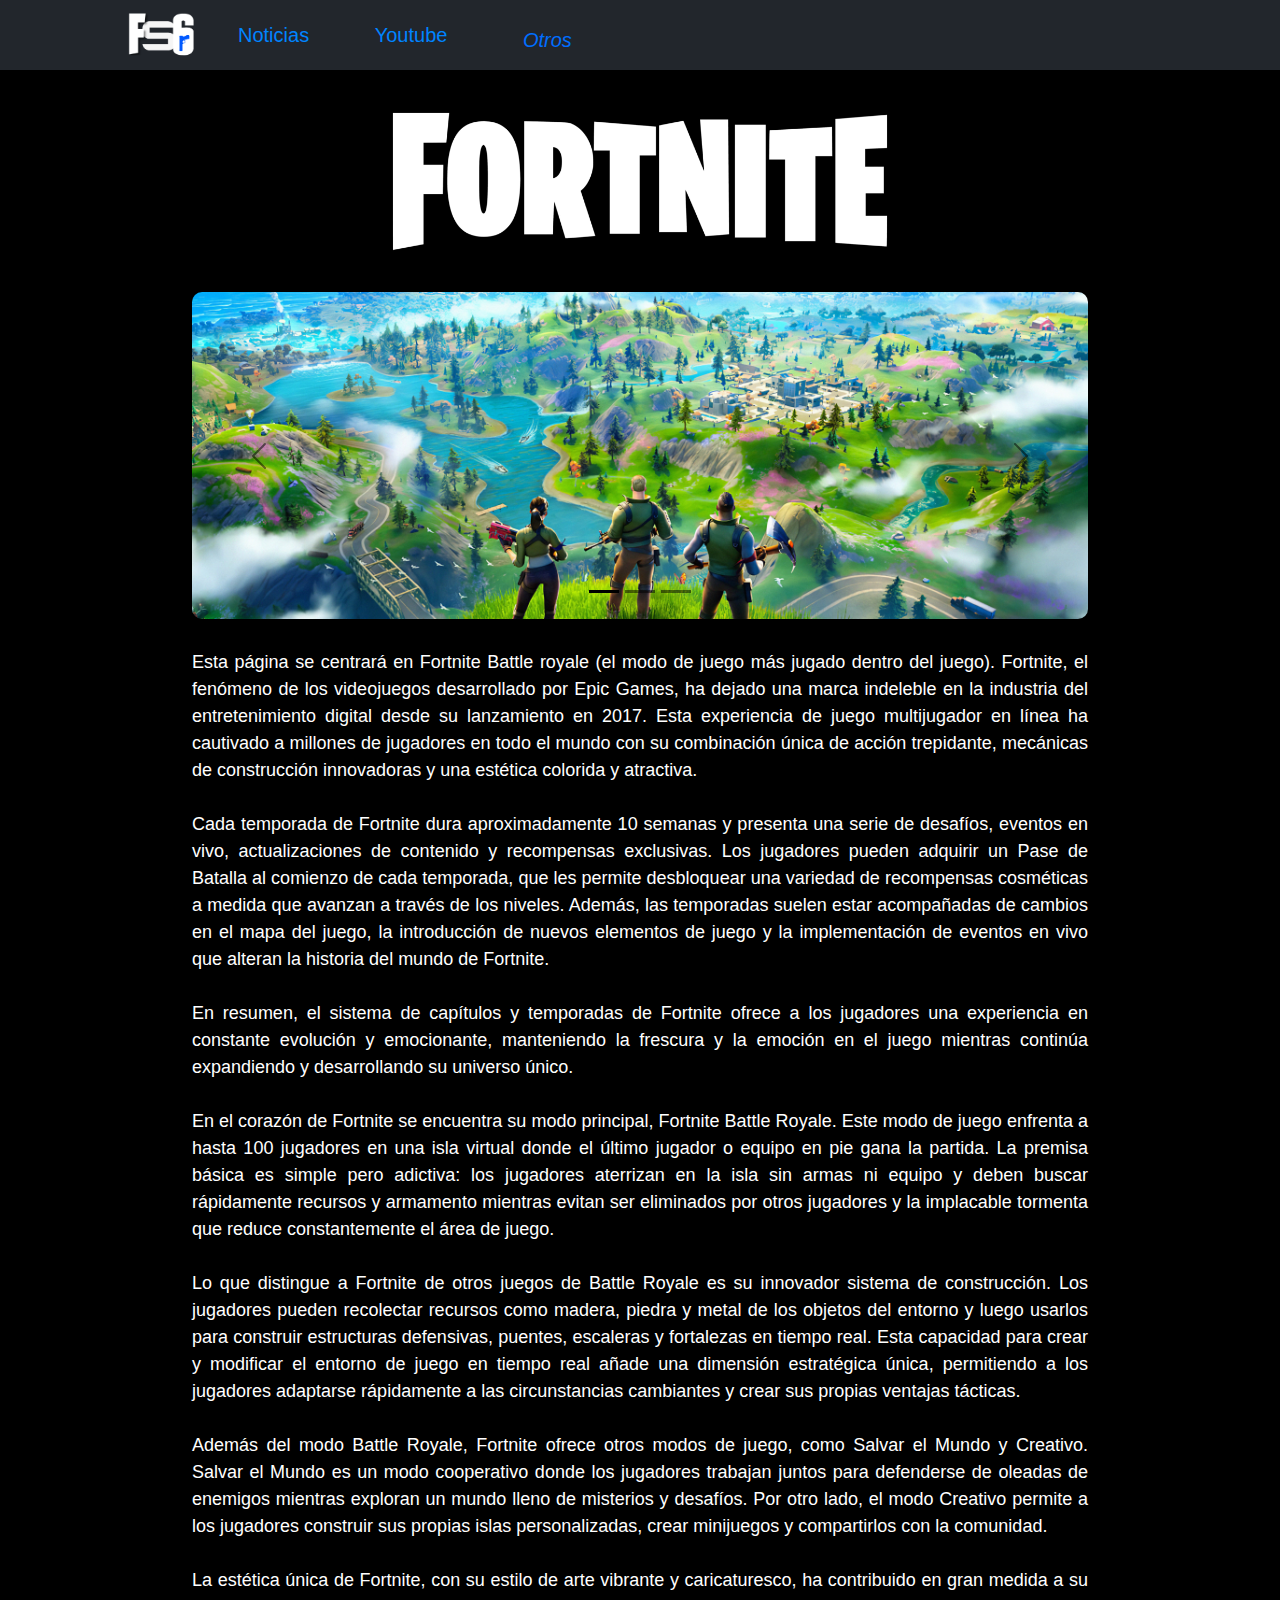
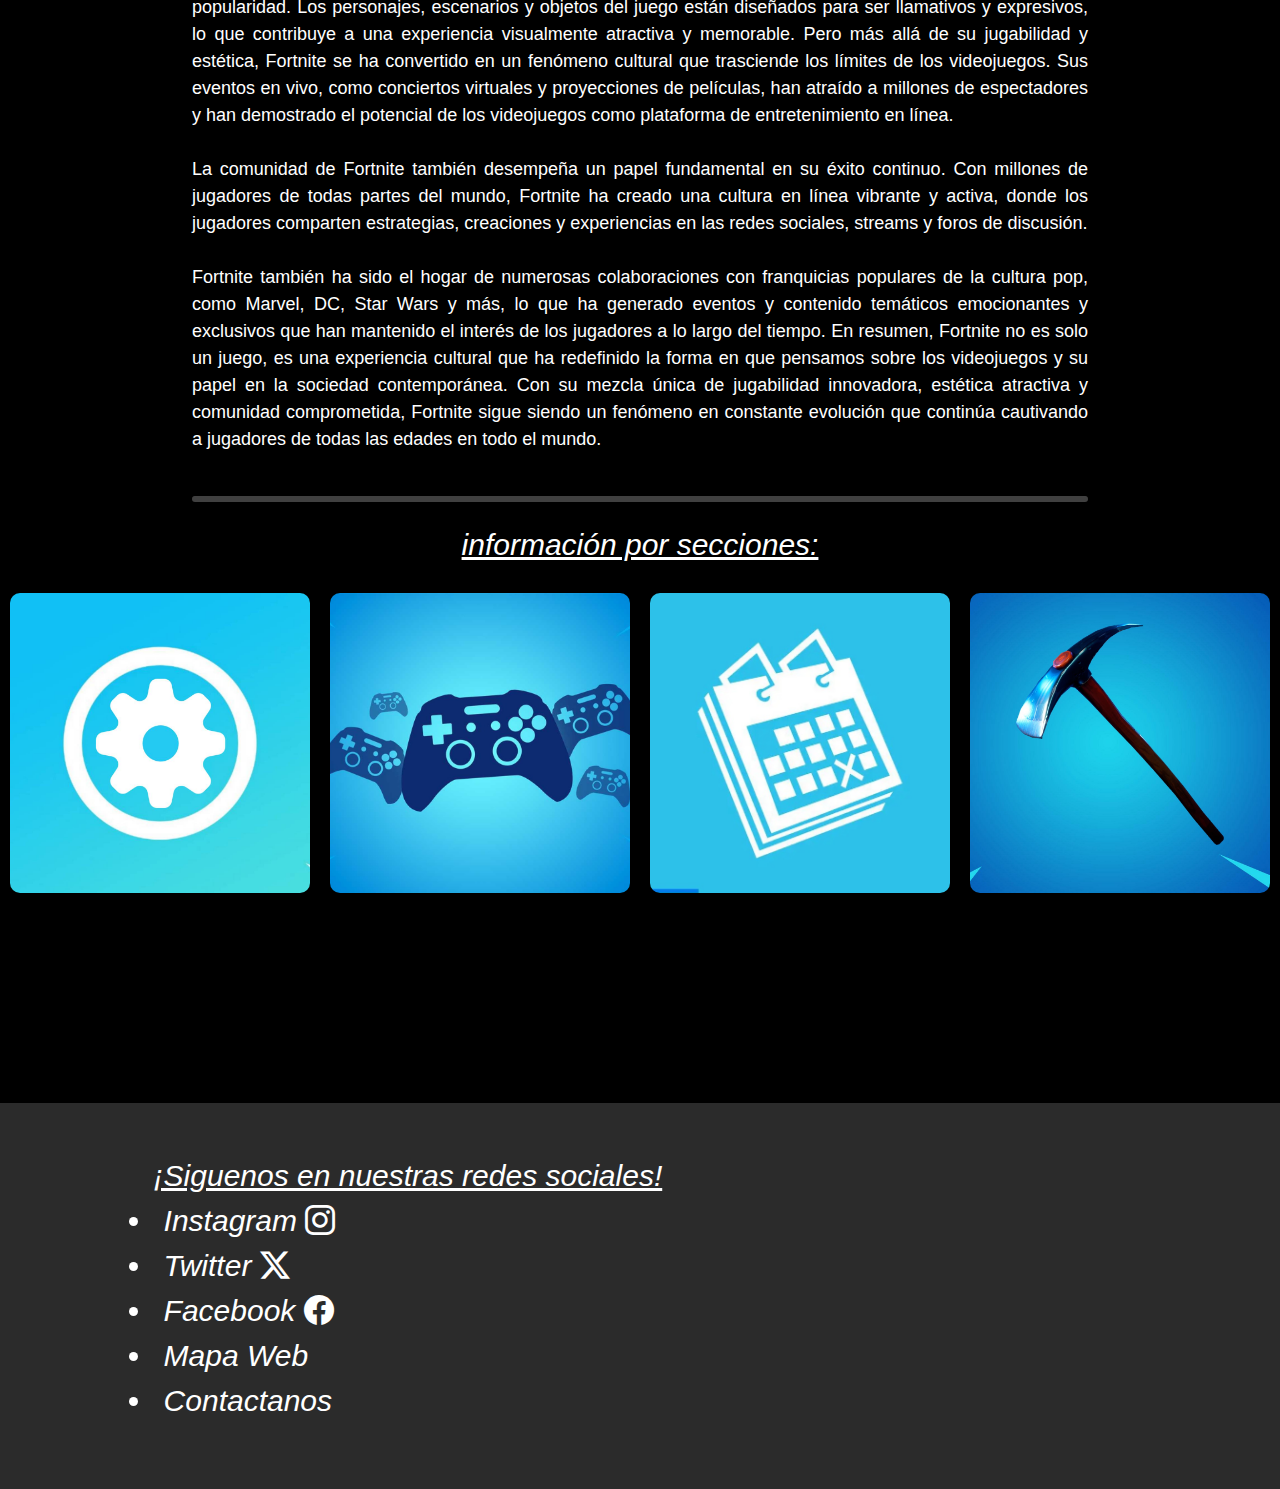
<file: HTML/Fortnite.html>
<!DOCTYPE html>
<html>
<head>
    <meta charset='utf-8'>
    <meta http-equiv='X-UA-Compatible' content='IE=edge'>
    <title>Fortnite</title>
    <meta name='viewport' content='width=device-width, initial-scale=1'>
    <link rel='stylesheet' type='text/css' media='screen' href='../CSS/MainFortnite.css'>
    <link rel='stylesheet' type='text/css' media='screen' href='../CSS/c.fortniteprincipal.css'>
    <link rel="icon" href="../images/FabiconFortnite.png">
    <link href="https://cdn.jsdelivr.net/npm/bootstrap@5.3.3/dist/css/bootstrap.min.css" rel="stylesheet" integrity="sha384-QWTKZyjpPEjISv5WaRU9OFeRpok6YctnYmDr5pNlyT2bRjXh0JMhjY6hW+ALEwIH" crossorigin="anonymous"/>
    <link rel="stylesheet" href="https://cdn.jsdelivr.net/npm/bootstrap-icons@1.11.3/font/bootstrap-icons.min.css">
</head>
<body>
    <div class="cabecera">
        <div class="menu">
            <div class="logo">
                <a href="../index.html"><img src="../images/FSG con fondo.png"/></a>
            </div>
            
            <div class="menu_buttons">
                <a href="https://www.fortnite.com/news" target="_blank" class="enlace">Noticias</a>
                <a href="https://www.youtube.com/channel/UCa2qf9O6eWrJPLY32gflbKA" target="_blank" class="enlace">Youtube</a>
                <div class="dropdown">
                    <a><i class="material-icons">Otros</i></a>
                    <div class="dropdown_content">
                        <a href="https://www.fortnite.com/fortnite-crew-subscription" target="_blank" class="enlace">Club</a>
                        <a href="https://www.fortnite.com/ranked/leaderboard" target="_blank" class="enlace">Stats</a>
                        <a href="https://store.epicgames.com/es-ES/p/fortnite" target="_blank" class="enlace">Descargar</a>
                    </div>
                </div>
            </div>
        </div>
    </div>

    <div class="titulo">
        <img src="../images/LogoFortnite.png">
    </div>

    <div id="carouselExampleDark" class="carousel carousel-dark slide">
        <div class="carousel-indicators">
            <button type="button" data-bs-target="#carouselExampleDark" data-bs-slide-to="0" class="active" aria-current="true" aria-label="Slide 1"></button>
            <button type="button" data-bs-target="#carouselExampleDark" data-bs-slide-to="1" aria-label="Slide 2"></button>
            <button type="button" data-bs-target="#carouselExampleDark" data-bs-slide-to="2" aria-label="Slide 3"></button>
        </div>
        <div class="carousel-inner">
            <div class="carousel-item active" data-bs-interval="10000">
                <img src="../images/Imagen1Fortnite.jpg" class="d-block w-100" alt="..." />
                <div class="carousel-caption d-none d-md-block">
                    <h5></h5>
                    <p></p>
                </div>
            </div>
            <div class="carousel-item" data-bs-interval="2000">
                <img src="../images/Imagen2Fortnite.jpg" class="d-block w-100" alt="..." />
                <div class="carousel-caption d-none d-md-block">
                    <h5></h5>
                    <p></p>
                </div>
            </div>
            <div class="carousel-item">
                <img src="../images/Imagen3Fortnite.jpg" class="d-block w-100" alt="..." />
                <div class="carousel-caption d-none d-md-block">
                    <h5></h5>
                    <p></p>
                </div>
            </div>
        </div>
        <button class="carousel-control-prev" type="button" data-bs-target="#carouselExampleDark" data-bs-slide="prev">
            <span class="carousel-control-prev-icon" aria-hidden="true"></span>
            <span class="visually-hidden">Previous</span>
        </button>
        <button class="carousel-control-next" type="button" data-bs-target="#carouselExampleDark" data-bs-slide="next">
            <span class="carousel-control-next-icon" aria-hidden="true"></span>
            <span class="visually-hidden">Next</span>
        </button>
    </div>

    <div class="contenidos">
        <p>
        Esta página se centrará en Fortnite Battle royale (el modo de juego más jugado dentro del juego).
        Fortnite, el fenómeno de los videojuegos desarrollado por Epic Games, ha dejado una marca indeleble en la industria del entretenimiento digital desde su lanzamiento en 2017. Esta experiencia de juego multijugador en línea ha cautivado a millones de jugadores en todo el mundo con su combinación única de acción trepidante, mecánicas de construcción innovadoras y una estética colorida y atractiva.<br><br>
        Cada temporada de Fortnite dura aproximadamente 10 semanas y presenta una serie de desafíos, eventos en vivo, actualizaciones de contenido y recompensas exclusivas. Los jugadores pueden adquirir un Pase de Batalla al comienzo de cada temporada, que les permite desbloquear una variedad de recompensas cosméticas a medida que avanzan a través de los niveles. Además, las temporadas suelen estar acompañadas de cambios en el mapa del juego, la introducción de nuevos elementos de juego y la implementación de eventos en vivo que alteran la historia del mundo de Fortnite.<br><br>
        En resumen, el sistema de capítulos y temporadas de Fortnite ofrece a los jugadores una experiencia en constante evolución y emocionante, manteniendo la frescura y la emoción en el juego mientras continúa expandiendo y desarrollando su universo único.<br><br>
        En el corazón de Fortnite se encuentra su modo principal, Fortnite Battle Royale. Este modo de juego enfrenta a hasta 100 jugadores en una isla virtual donde el último jugador o equipo en pie gana la partida. La premisa básica es simple pero adictiva: los jugadores aterrizan en la isla sin armas ni equipo y deben buscar rápidamente recursos y armamento mientras evitan ser eliminados por otros jugadores y la implacable tormenta que reduce constantemente el área de juego.<br><br>
        Lo que distingue a Fortnite de otros juegos de Battle Royale es su innovador sistema de construcción. Los jugadores pueden recolectar recursos como madera, piedra y metal de los objetos del entorno y luego usarlos para construir estructuras defensivas, puentes, escaleras y fortalezas en tiempo real. Esta capacidad para crear y modificar el entorno de juego en tiempo real añade una dimensión estratégica única, permitiendo a los jugadores adaptarse rápidamente a las circunstancias cambiantes y crear sus propias ventajas tácticas.<br><br>
        Además del modo Battle Royale, Fortnite ofrece otros modos de juego, como Salvar el Mundo y Creativo. Salvar el Mundo es un modo cooperativo donde los jugadores trabajan juntos para defenderse de oleadas de enemigos mientras exploran un mundo lleno de misterios y desafíos. Por otro lado, el modo Creativo permite a los jugadores construir sus propias islas personalizadas, crear minijuegos y compartirlos con la comunidad.<br><br>
        La estética única de Fortnite, con su estilo de arte vibrante y caricaturesco, ha contribuido en gran medida a su popularidad. Los personajes, escenarios y objetos del juego están diseñados para ser llamativos y expresivos, lo que contribuye a una experiencia visualmente atractiva y memorable. Pero más allá de su jugabilidad y estética, Fortnite se ha convertido en un fenómeno cultural que trasciende los límites de los videojuegos. Sus eventos en vivo, como conciertos virtuales y proyecciones de películas, han atraído a millones de espectadores y han demostrado el potencial de los videojuegos como plataforma de entretenimiento en línea.<br><br>
        La comunidad de Fortnite también desempeña un papel fundamental en su éxito continuo. Con millones de jugadores de todas partes del mundo, Fortnite ha creado una cultura en línea vibrante y activa, donde los jugadores comparten estrategias, creaciones y experiencias en las redes sociales, streams y foros de discusión.<br><br>
        Fortnite también ha sido el hogar de numerosas colaboraciones con franquicias populares de la cultura pop, como Marvel, DC, Star Wars y más, lo que ha generado eventos y contenido temáticos emocionantes y exclusivos que han mantenido el interés de los jugadores a lo largo del tiempo. En resumen, Fortnite no es solo un juego, es una experiencia cultural que ha redefinido la forma en que pensamos sobre los videojuegos y su papel en la sociedad contemporánea. Con su mezcla única de jugabilidad innovadora, estética atractiva y comunidad comprometida, Fortnite sigue siendo un fenómeno en constante evolución que continúa cautivando a jugadores de todas las edades en todo el mundo.<br><br>
        </p>
    </div>

    <hr class="separador_secciones">

    <p class="Info"><u>información por secciones:</u></p>

    <div class="secciones">
        <div class="seccion">
            <a href="../HTML/Funcionamiento.html">
                <img src="../images/FuncionamientoFortnite.jpg">
                <span class="titulo-seccion">FUNCIONAMIENTO</span>
            </a>
        </div>
        <div class="seccion">
            <a href="../HTML/Plataformas.html">
                <img src="../images/PlataformasFortnite.jpg">
                <span class="titulo-seccion">PLATAFORMAS</span>
            </a>
        </div>
        <div class="seccion">
            <a href="../HTML/Capitulos.html">
                <img src="../images/CapitulosFortnite.jpg">
                <span class="titulo-seccion">CAPÍTULOS</span>
            </a>
        </div>
        <div class="seccion">
            <a href="https://fortnite.gg/cosmetics?game=br">
                <img src="../images/CosmeticosFortnite.jpg">
                <span class="titulo-seccion">COSMÉTICOS</span>
            </a>
        </div>
    </div>

    <div class="pie">
        <p class="Info"><u>¡Siguenos en nuestras redes sociales!</u>
        <a href="https://www.instagram.com/fortnite/">Instagram  <i class="bi bi-instagram"></i></a>
        <a href="https://twitter.com/FortniteGame">Twitter <i class="bi bi-twitter-x"></i></a>
        <a href="https://www.facebook.com/FortniteGame/?locale=es_ES">Facebook <i class="bi bi-facebook"></i></a>
        <a href="../HTML/MAPAWEB.html" class="MapaLink">Mapa Web</a>
        <a href="../HTML/Formulario.html">Contactanos</a>
        </p> 
    </div>

    <script src="https://cdn.jsdelivr.net/npm/bootstrap@5.3.3/dist/js/bootstrap.bundle.min.js" integrity="sha384-YvpcrYf0tY3lHB60NNkmXc5s9fDVZLESaAA55NDzOxhy9GkcIdslK1eN7N6jIeHz" crossorigin="anonymous"></script>
</body>
</html>
</file>
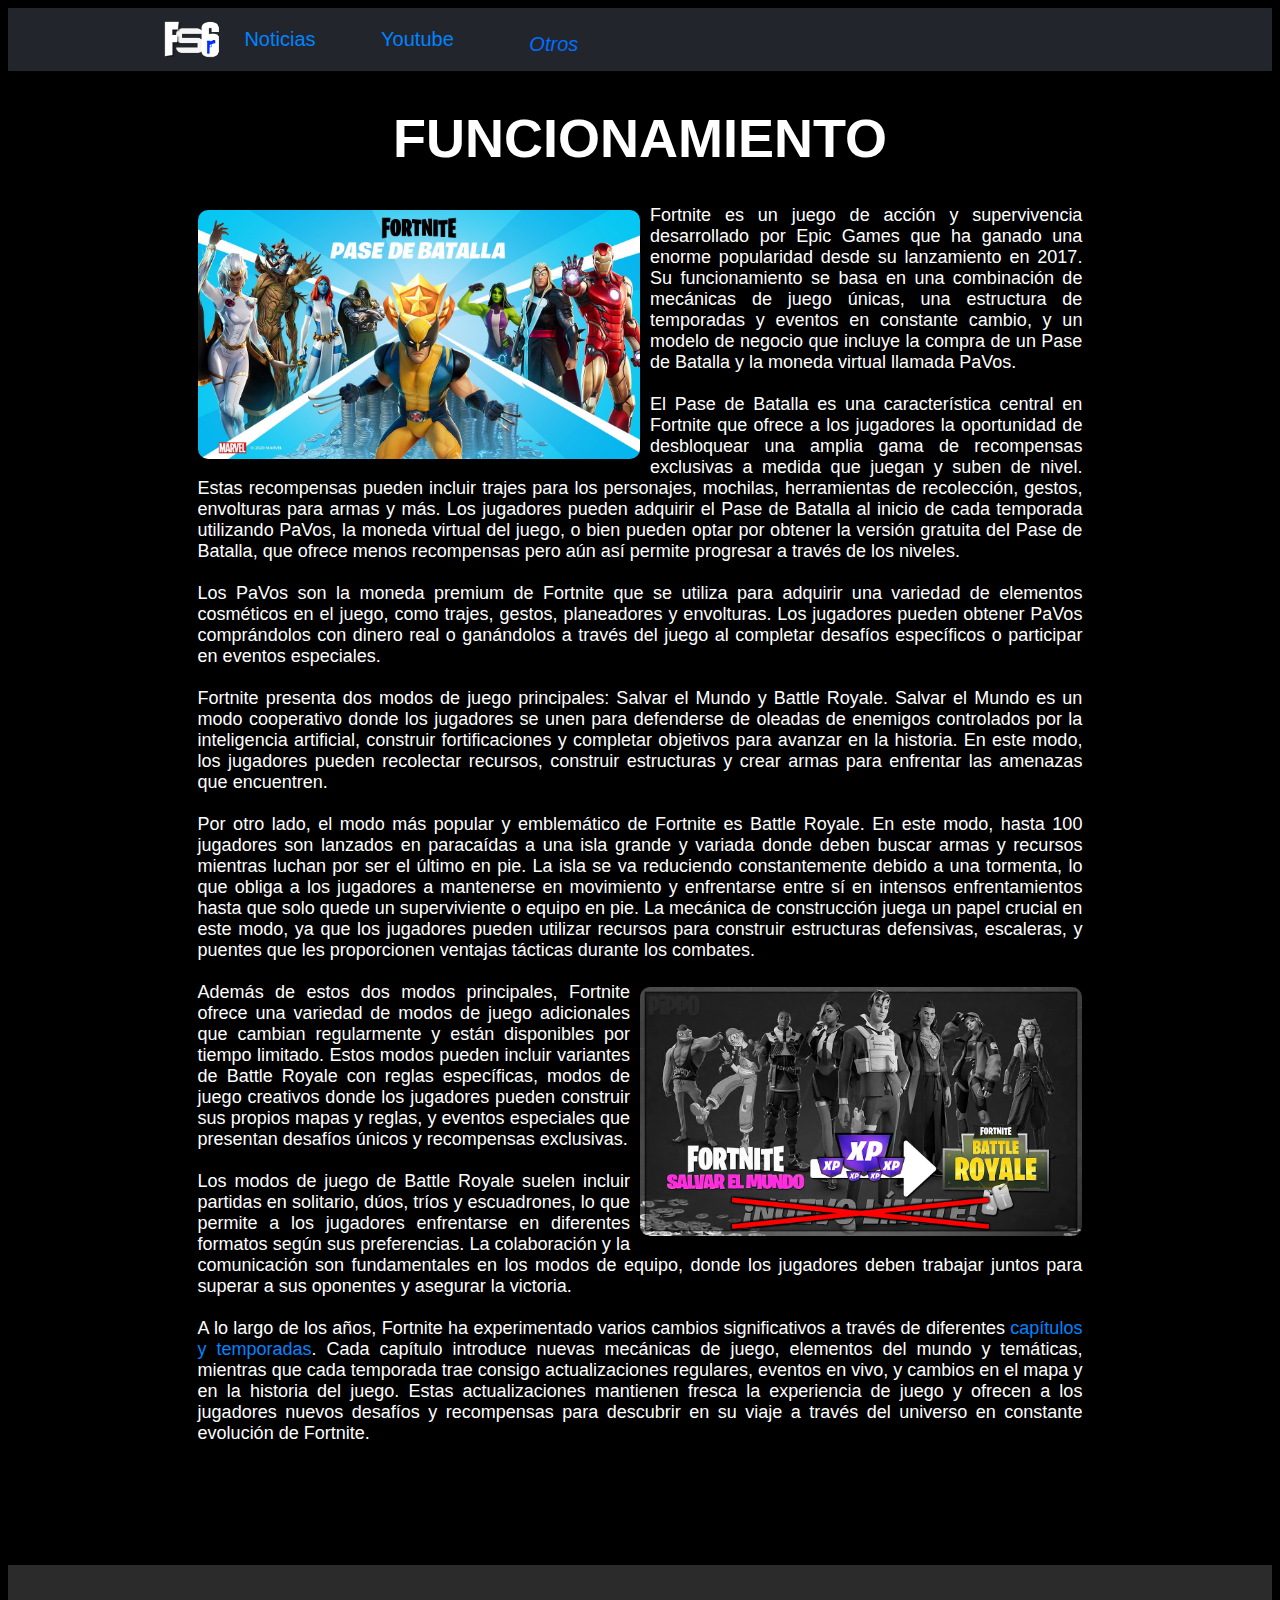
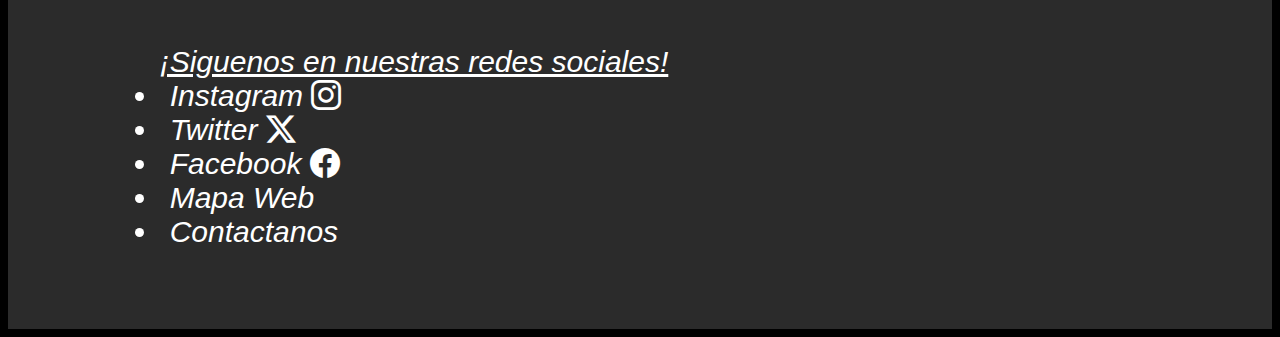
<file: HTML/Funcionamiento.html>
<!DOCTYPE html>
<html>
<head>
    <meta charset='utf-8'>
    <meta http-equiv='X-UA-Compatible' content='IE=edge'>
    <title>FUNCIONAMIENTO</title>
    <meta name='viewport' content='width=device-width, initial-scale=1'>
    <link rel="icon" href="../images/FabiconFortnite.png">
    <link rel='stylesheet' type='text/css' media='screen' href='../CSS/MainFortnite.css'>
    <link rel='stylesheet' type='text/css' media='screen' href='../CSS/c.fortnite.css'>
    <link rel="stylesheet" href="https://cdn.jsdelivr.net/npm/bootstrap-icons@1.11.3/font/bootstrap-icons.min.css">
</head>

<body>
    <div class="cabecera">
        <div class="menu">
            <div class="logo">
                <a href="../index.html"><img src="../images/FSG con fondo.png"/></a>
            </div>
            
            <div class="menu_buttons">
                <a href="https://www.fortnite.com/news" target="_blank" class="enlace">Noticias</a>
                <a href="https://www.youtube.com/channel/UCa2qf9O6eWrJPLY32gflbKA" target="_blank" class="enlace">Youtube</a>
                <div class="dropdown">
                    <a><i class="material-icons">Otros</i></a>
                    <div class="dropdown_content">
                        <a href="https://www.fortnite.com/fortnite-crew-subscription" target="_blank" class="enlace">Club</a>
                        <a href="https://www.fortnite.com/ranked/leaderboard" target="_blank" class="enlace">Stats</a>
                        <a href="https://store.epicgames.com/es-ES/p/fortnite" target="_blank" class="enlace">Descargar</a>
                    </div>
                </div>
            </div>
        </div>
    </div>

    <div class="contenidos">
        <h1>FUNCIONAMIENTO</h1>
        <p>
            <img src="../images/PaseBatalla.jpg" class="FloatIzquierda">

            Fortnite es un juego de acción y supervivencia desarrollado por Epic Games que ha ganado una enorme popularidad desde su lanzamiento en 2017. Su funcionamiento se basa en una combinación de mecánicas de juego únicas, una estructura de temporadas y eventos en constante cambio, y un modelo de negocio que incluye la compra de un Pase de Batalla y la moneda virtual llamada PaVos.<br><br>

            El Pase de Batalla es una característica central en Fortnite que ofrece a los jugadores la oportunidad de desbloquear una amplia gama de recompensas exclusivas a medida que juegan y suben de nivel. Estas recompensas pueden incluir trajes para los personajes, mochilas, herramientas de recolección, gestos, envolturas para armas y más. Los jugadores pueden adquirir el Pase de Batalla al inicio de cada temporada utilizando PaVos, la moneda virtual del juego, o bien pueden optar por obtener la versión gratuita del Pase de Batalla, que ofrece menos recompensas pero aún así permite progresar a través de los niveles.<br><br>
            
            Los PaVos son la moneda premium de Fortnite que se utiliza para adquirir una variedad de elementos cosméticos en el juego, como trajes, gestos, planeadores y envolturas. Los jugadores pueden obtener PaVos comprándolos con dinero real o ganándolos a través del juego al completar desafíos específicos o participar en eventos especiales.<br><br>
            
            Fortnite presenta dos modos de juego principales: Salvar el Mundo y Battle Royale. Salvar el Mundo es un modo cooperativo donde los jugadores se unen para defenderse de oleadas de enemigos controlados por la inteligencia artificial, construir fortificaciones y completar objetivos para avanzar en la historia. En este modo, los jugadores pueden recolectar recursos, construir estructuras y crear armas para enfrentar las amenazas que encuentren.<br><br>
            
            Por otro lado, el modo más popular y emblemático de Fortnite es Battle Royale. En este modo, hasta 100 jugadores son lanzados en paracaídas a una isla grande y variada donde deben buscar armas y recursos mientras luchan por ser el último en pie. La isla se va reduciendo constantemente debido a una tormenta, lo que obliga a los jugadores a mantenerse en movimiento y enfrentarse entre sí en intensos enfrentamientos hasta que solo quede un superviviente o equipo en pie. La mecánica de construcción juega un papel crucial en este modo, ya que los jugadores pueden utilizar recursos para construir estructuras defensivas, escaleras, y puentes que les proporcionen ventajas tácticas durante los combates.<br><br>
            
            <img src="../images/SalvarelmundoBattleroyale.jpg" class="FloatDerecha">

            Además de estos dos modos principales, Fortnite ofrece una variedad de modos de juego adicionales que cambian regularmente y están disponibles por tiempo limitado. Estos modos pueden incluir variantes de Battle Royale con reglas específicas, modos de juego creativos donde los jugadores pueden construir sus propios mapas y reglas, y eventos especiales que presentan desafíos únicos y recompensas exclusivas.<br><br>
            
            Los modos de juego de Battle Royale suelen incluir partidas en solitario, dúos, tríos y escuadrones, lo que permite a los jugadores enfrentarse en diferentes formatos según sus preferencias. La colaboración y la comunicación son fundamentales en los modos de equipo, donde los jugadores deben trabajar juntos para superar a sus oponentes y asegurar la victoria.<br><br>
            
            A lo largo de los años, Fortnite ha experimentado varios cambios significativos a través de diferentes <a class="enlace" href="../HTML/Capitulos.html">capítulos y temporadas</a>.  Cada capítulo introduce nuevas mecánicas de juego, elementos del mundo y temáticas, mientras que cada temporada trae consigo actualizaciones regulares, eventos en vivo, y cambios en el mapa y en la historia del juego. Estas actualizaciones mantienen fresca la experiencia de juego y ofrecen a los jugadores nuevos desafíos y recompensas para descubrir en su viaje a través del universo en constante evolución de Fortnite.<br><br>
        </p>
    </div>

    <div class="pie">
        <p class="Info"><u>¡Siguenos en nuestras redes sociales!</u>
        <a href="https://www.instagram.com/fortnite/">Instagram  <i class="bi bi-instagram"></i></a>
        <a href="https://twitter.com/FortniteGame">Twitter <i class="bi bi-twitter-x"></i></a>
        <a href="https://www.facebook.com/FortniteGame/?locale=es_ES">Facebook <i class="bi bi-facebook"></i></a>
        <a href="../HTML/MAPAWEB.html" class="MapaLink">Mapa Web</a>
        <a href="../HTML/Formulario.html">Contactanos</a>
        </p> 
    </div>
</body>
</html>
</file>
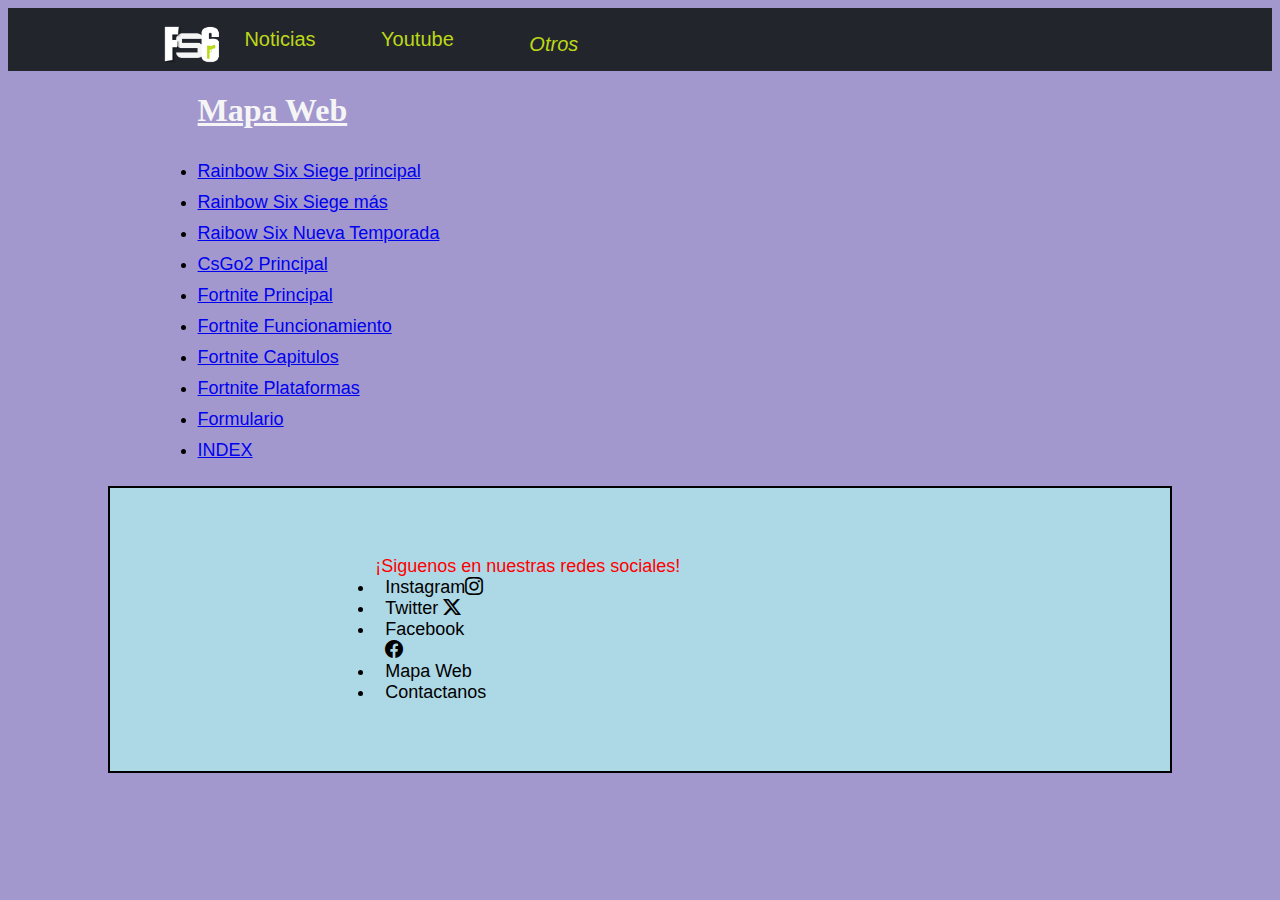
<file: HTML/MAPAWEB.html>
<!DOCTYPE html>
<html>
<head>
    <meta charset='utf-8'>
    <title>Mapa Web</title>
    <link rel='stylesheet' type='text/css' media='screen' href='../CSS/cuerpo.css'>
    <link rel='stylesheet' type='text/css' media='screen' href="../CSS/c.raimbow6.css">
    <link rel='stylesheet' type='text/css' media='screen' href="../CSS/pie.css">
    <link rel='stylesheet' type='text/css' media='screen' href="../CSS/R6.css">
    <link rel='stylesheet' type='text/css' media='screen' href="../CSS/mediaquerys.css">
    <link rel="stylesheet" href="https://cdn.jsdelivr.net/npm/bootstrap-icons@1.11.3/font/bootstrap-icons.min.css">
    <link rel="icon" href="../images/iconomapa.png">
</head>
<Body>
<!-- ********************************* -->
<!--             CABECERA              -->
<!-- ********************************* -->
    <div class="cabecera">
        <div class="menu">
            <div class="logo">
                <a href="../index.html"><img src="../images/FSG con fondo.png"/></a>
            </div>
            
            <div class="menu_buttons">
                <a href="https://www.ubisoft.com/es-es/game/rainbow-six/siege/news-updates" target="_blank" class="enlace">Noticias</a>
                <a href="https://www.youtube.com/@UbisoftSPA" target="_blank" class="enlace">Youtube</a>
                <div class="dropdown">
                    <a><i class="material-icons">Otros</i></a>
                    <div class="dropdown_content">
                        <a href="https://www.r6loot.com/weapons" target="_blank" class="enlace">skins</a>
                        <a href="https://r6.tracker.network/" target="_blank" class="enlace">Stats</a>
                        <a href="https://store.steampowered.com/app/359550/Tom_Clancys_Rainbow_Six_Siege/?l=spanish" target="_blank" class="enlace">Descargar</a>
                    </div>
                </div>
            </div>
        </div>
    </div>
<!-- ********************************* -->
<!--             CUERPO                -->
<!-- ********************************* -->
    <h1>Mapa Web</h1>
    <ul class="mapaweb2">
        <li><a href="../HTML/R6.html">Rainbow Six Siege principal</a></li>
        <li><a href="../HTML/R6mas.html">Rainbow Six Siege más</a></li>
        <li><a href="../HTML/R6NuevaTemporada.html">Raibow Six Nueva Temporada</a></li>
        <li><a href="../HTML/cs2.html">CsGo2 Principal</a></li>
        <li><a href="../HTML/Fortnite.html">Fortnite Principal</a></li>
        <li><a href="../HTML/Funcionamiento.html">Fortnite Funcionamiento</a></li>
        <li><a href="../HTML/capitulos.html">Fortnite Capitulos</a></li>
        <li><a href="../HTML/Plataformas.html">Fortnite Plataformas</a></li>
        <li><a href="../HTML/Formulario.html">Formulario</a></li>
        <li><a href="../index.html">INDEX</a></li>
    </ul>
<!-- ********************************* -->
<!--             PIE                   -->
<!-- ********************************* -->
    <div class="pie">
        <p>¡Siguenos en nuestras redes sociales!
        <a href="https://www.instagram.com/rainbow6game/">Instagram<i class="bi bi-instagram"></i></a>
        <a href="https://twitter.com/Rainbow6Game">Twitter <i class="bi bi-twitter-x"></i></a>
        <a href="https://www.facebook.com/rainbow6official">Facebook <i class="bi bi-facebook"></i></a>
        <a href="../HTML/MAPAWEB.html" class="MapaLink">Mapa Web</a>
        <a href="../HTML/Formulario.html">Contactanos</a>
        </p> 
    </div>
</Body>
</file>
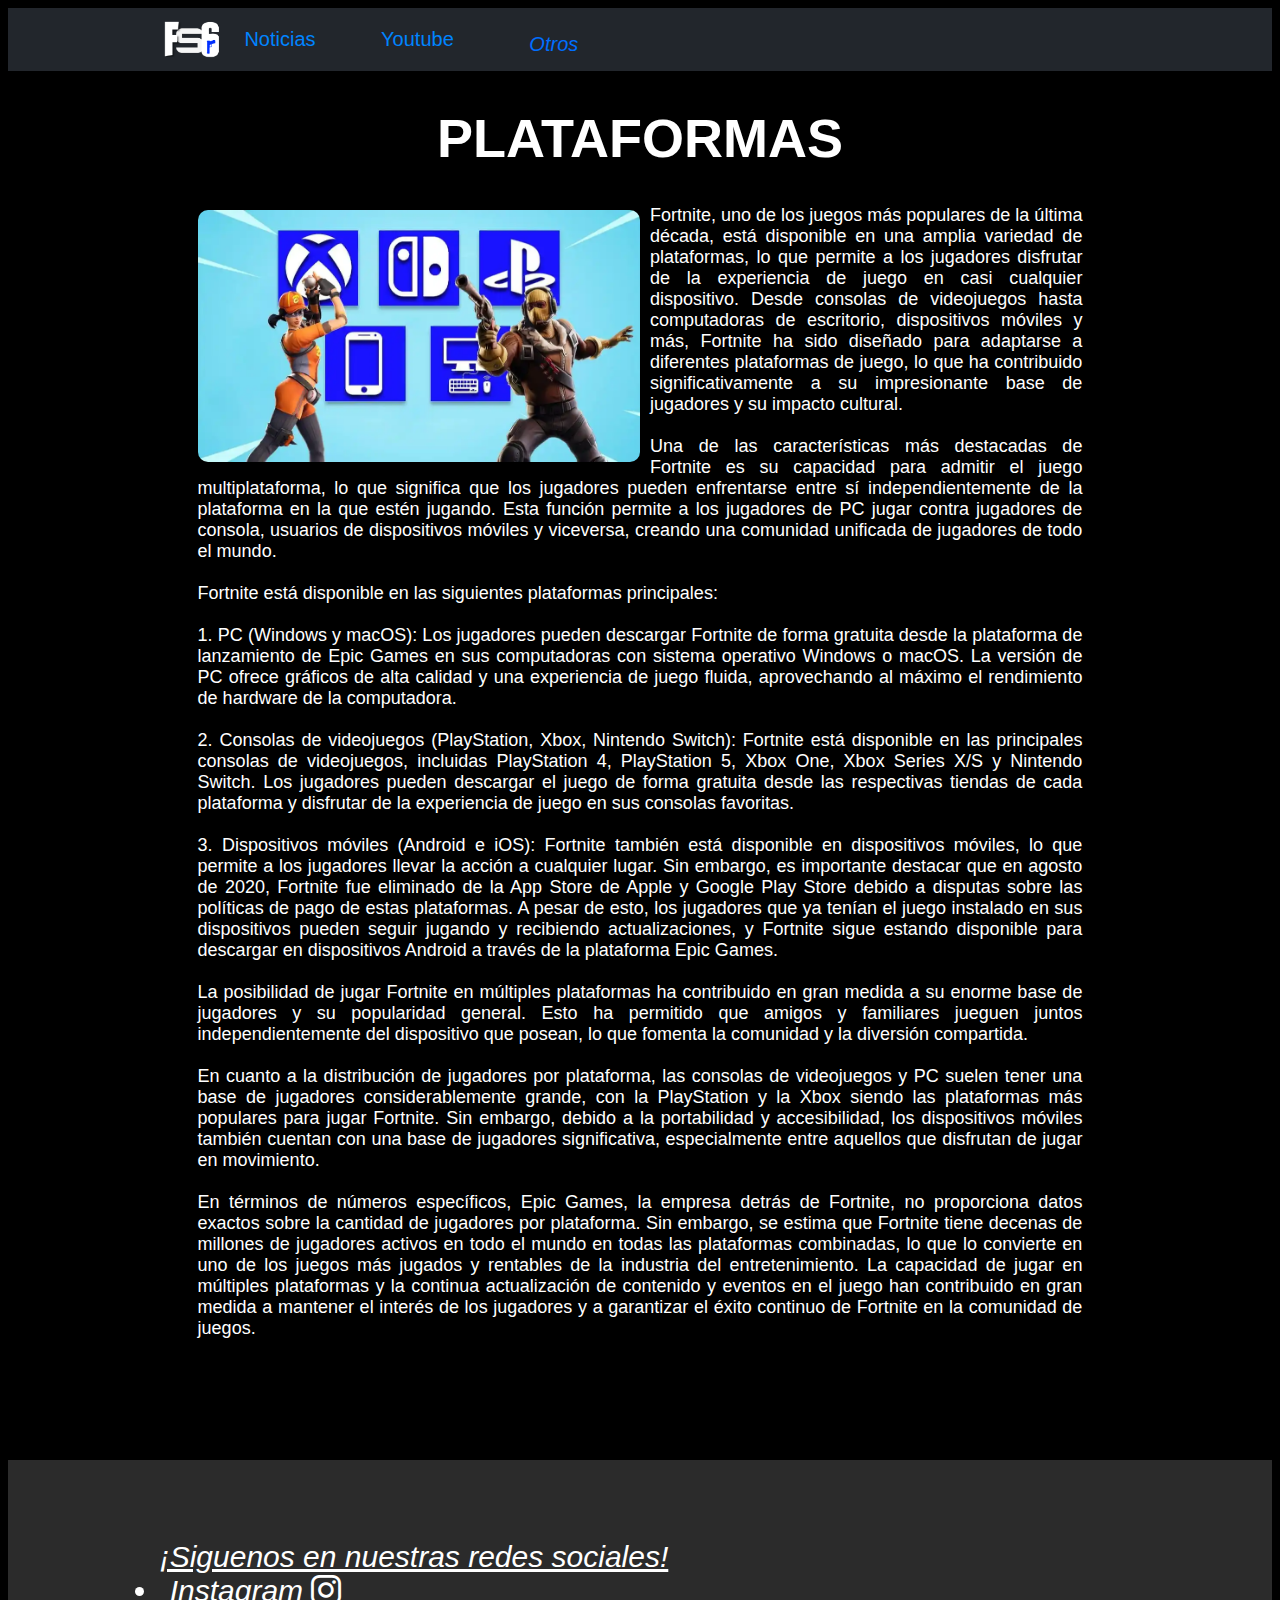
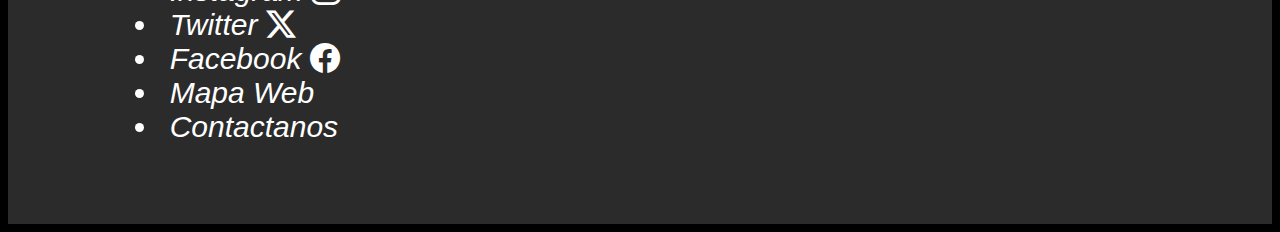
<file: HTML/Plataformas.html>
<!DOCTYPE html>
<html>
<head>
    <meta charset='utf-8'>
    <meta http-equiv='X-UA-Compatible' content='IE=edge'>
    <title>PLATAFORMAS</title>
    <meta name='viewport' content='width=device-width, initial-scale=1'>
    <link rel="icon" href="../images/FabiconFortnite.png">
    <link rel='stylesheet' type='text/css' media='screen' href='../CSS/MainFortnite.css'>
    <link rel='stylesheet' type='text/css' media='screen' href='../CSS/c.fortnite.css'>
    <link rel="stylesheet" href="https://cdn.jsdelivr.net/npm/bootstrap-icons@1.11.3/font/bootstrap-icons.min.css">
</head>

<body>
    <div class="cabecera">
        <div class="menu">
            <div class="logo">
                <a href="../index.html"><img src="../images/FSG con fondo.png"/></a>
            </div>
            
            <div class="menu_buttons">
                <a href="https://www.fortnite.com/news" target="_blank" class="enlace">Noticias</a>
                <a href="https://www.youtube.com/channel/UCa2qf9O6eWrJPLY32gflbKA" target="_blank" class="enlace">Youtube</a>
                <div class="dropdown">
                    <a><i class="material-icons">Otros</i></a>
                    <div class="dropdown_content">
                        <a href="https://www.fortnite.com/fortnite-crew-subscription" target="_blank" class="enlace">Club</a>
                        <a href="https://www.fortnite.com/ranked/leaderboard" target="_blank" class="enlace">Stats</a>
                        <a href="https://store.epicgames.com/es-ES/p/fortnite" target="_blank" class="enlace">Descargar</a>
                    </div>
                </div>
            </div>
        </div>
    </div>

    <div class="contenidos">
        <h1>PLATAFORMAS</h1>
        <p>
            <img src="../images/PlataformasHTML.jpg" class="FloatIzquierda">
            Fortnite, uno de los juegos más populares de la última década, está disponible en una amplia variedad de plataformas, lo que permite a los jugadores disfrutar de la experiencia de juego en casi cualquier dispositivo. Desde consolas de videojuegos hasta computadoras de escritorio, dispositivos móviles y más, Fortnite ha sido diseñado para adaptarse a diferentes plataformas de juego, lo que ha contribuido significativamente a su impresionante base de jugadores y su impacto cultural.<br><br>

            Una de las características más destacadas de Fortnite es su capacidad para admitir el juego multiplataforma, lo que significa que los jugadores pueden enfrentarse entre sí independientemente de la plataforma en la que estén jugando. Esta función permite a los jugadores de PC jugar contra jugadores de consola, usuarios de dispositivos móviles y viceversa, creando una comunidad unificada de jugadores de todo el mundo.<br><br>

            Fortnite está disponible en las siguientes plataformas principales:<br><br>

            1. PC (Windows y macOS): Los jugadores pueden descargar Fortnite de forma gratuita desde la plataforma de lanzamiento de Epic Games en sus computadoras con sistema operativo Windows o macOS. La versión de PC ofrece gráficos de alta calidad y una experiencia de juego fluida, aprovechando al máximo el rendimiento de hardware de la computadora.<br><br>

            2. Consolas de videojuegos (PlayStation, Xbox, Nintendo Switch): Fortnite está disponible en las principales consolas de videojuegos, incluidas PlayStation 4, PlayStation 5, Xbox One, Xbox Series X/S y Nintendo Switch. Los jugadores pueden descargar el juego de forma gratuita desde las respectivas tiendas de cada plataforma y disfrutar de la experiencia de juego en sus consolas favoritas.<br><br>

            3. Dispositivos móviles (Android e iOS): Fortnite también está disponible en dispositivos móviles, lo que permite a los jugadores llevar la acción a cualquier lugar. Sin embargo, es importante destacar que en agosto de 2020, Fortnite fue eliminado de la App Store de Apple y Google Play Store debido a disputas sobre las políticas de pago de estas plataformas. A pesar de esto, los jugadores que ya tenían el juego instalado en sus dispositivos pueden seguir jugando y recibiendo actualizaciones, y Fortnite sigue estando disponible para descargar en dispositivos Android a través de la plataforma Epic Games.<br><br>

            La posibilidad de jugar Fortnite en múltiples plataformas ha contribuido en gran medida a su enorme base de jugadores y su popularidad general. Esto ha permitido que amigos y familiares jueguen juntos independientemente del dispositivo que posean, lo que fomenta la comunidad y la diversión compartida.<br><br>

            En cuanto a la distribución de jugadores por plataforma, las consolas de videojuegos y PC suelen tener una base de jugadores considerablemente grande, con la PlayStation y la Xbox siendo las plataformas más populares para jugar Fortnite. Sin embargo, debido a la portabilidad y accesibilidad, los dispositivos móviles también cuentan con una base de jugadores significativa, especialmente entre aquellos que disfrutan de jugar en movimiento.<br><br>

            En términos de números específicos, Epic Games, la empresa detrás de Fortnite, no proporciona datos exactos sobre la cantidad de jugadores por plataforma. Sin embargo, se estima que Fortnite tiene decenas de millones de jugadores activos en todo el mundo en todas las plataformas combinadas, lo que lo convierte en uno de los juegos más jugados y rentables de la industria del entretenimiento. La capacidad de jugar en múltiples plataformas y la continua actualización de contenido y eventos en el juego han contribuido en gran medida a mantener el interés de los jugadores y a garantizar el éxito continuo de Fortnite en la comunidad de juegos.<br><br>
        </p>
    </div>

    <div class="pie">
        <p class="Info"><u>¡Siguenos en nuestras redes sociales!</u>
        <a href="https://www.instagram.com/fortnite/">Instagram  <i class="bi bi-instagram"></i></a>
        <a href="https://twitter.com/FortniteGame">Twitter <i class="bi bi-twitter-x"></i></a>
        <a href="https://www.facebook.com/FortniteGame/?locale=es_ES">Facebook <i class="bi bi-facebook"></i></a>
        <a href="../HTML/MAPAWEB.html" class="MapaLink">Mapa Web</a>
        <a href="../HTML/Formulario.html">Contactanos</a>
        </p> 
    </div>
</body>
</html>
</file>
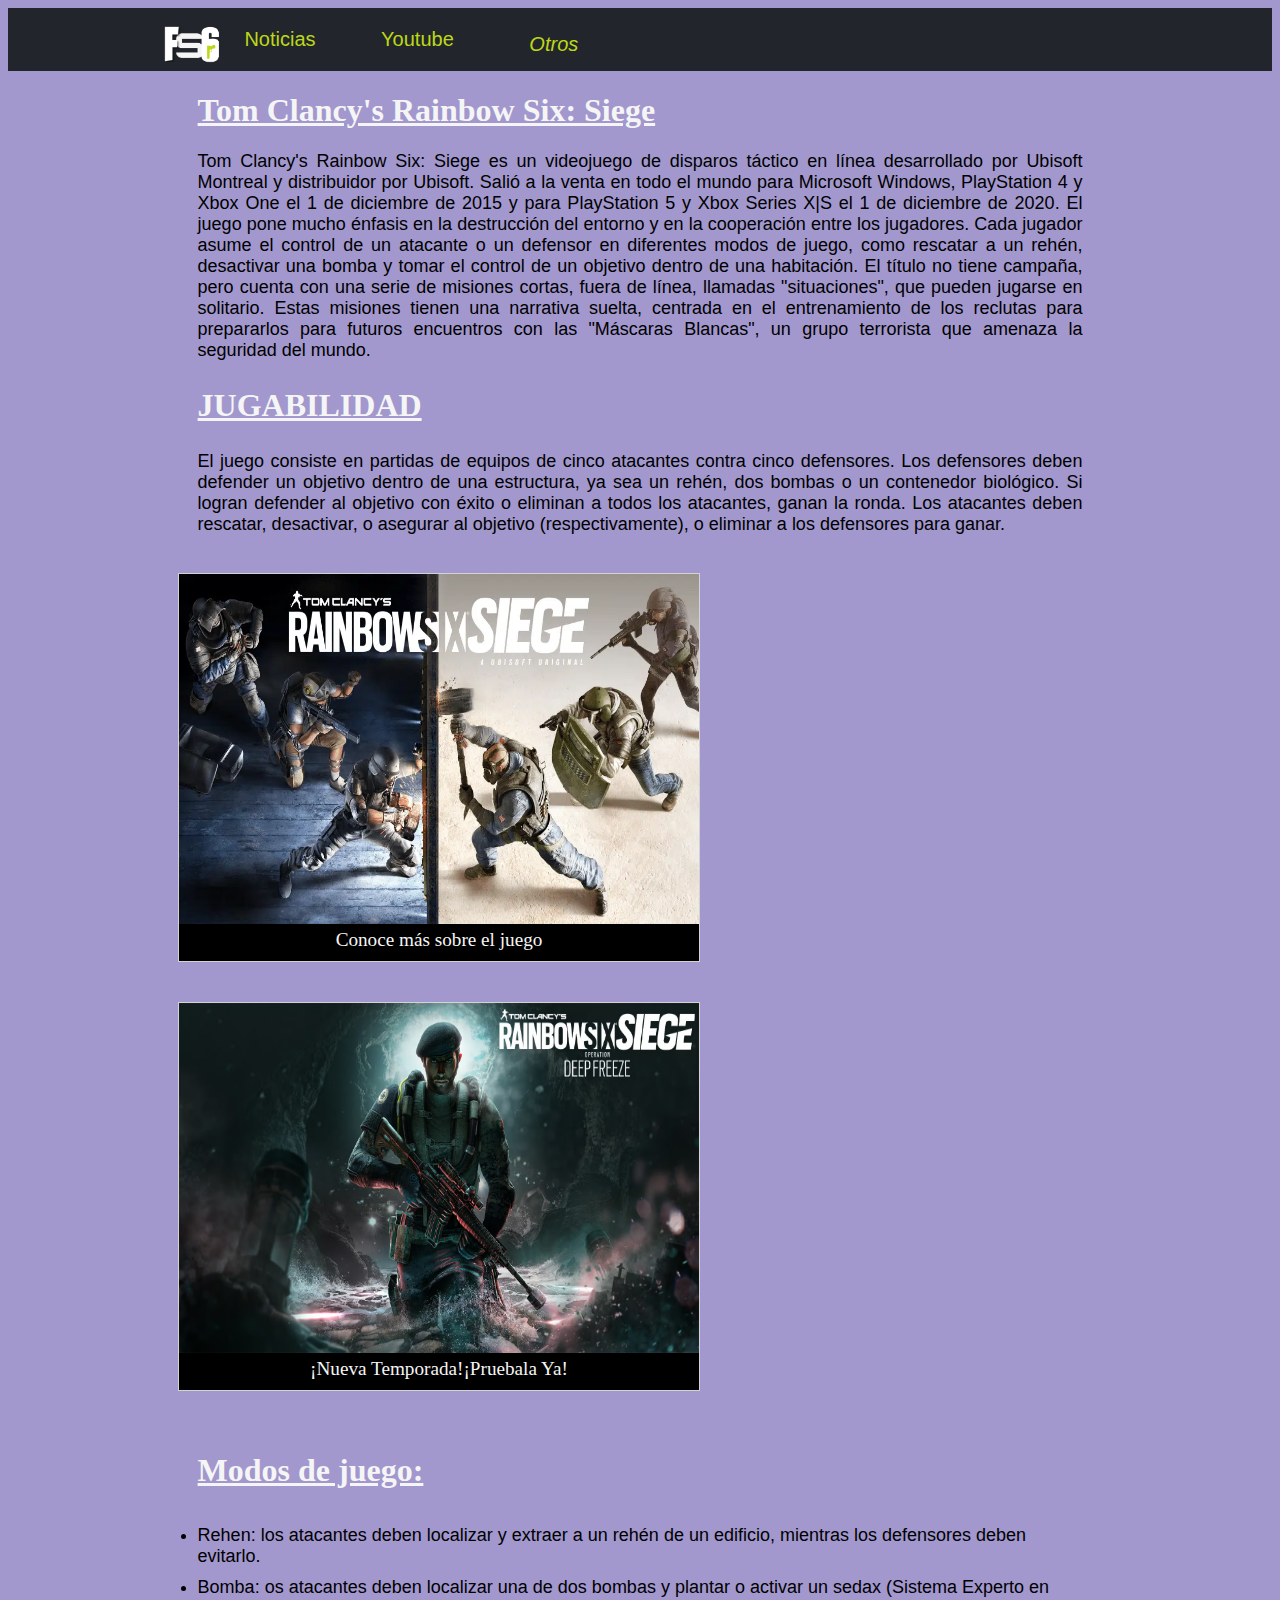
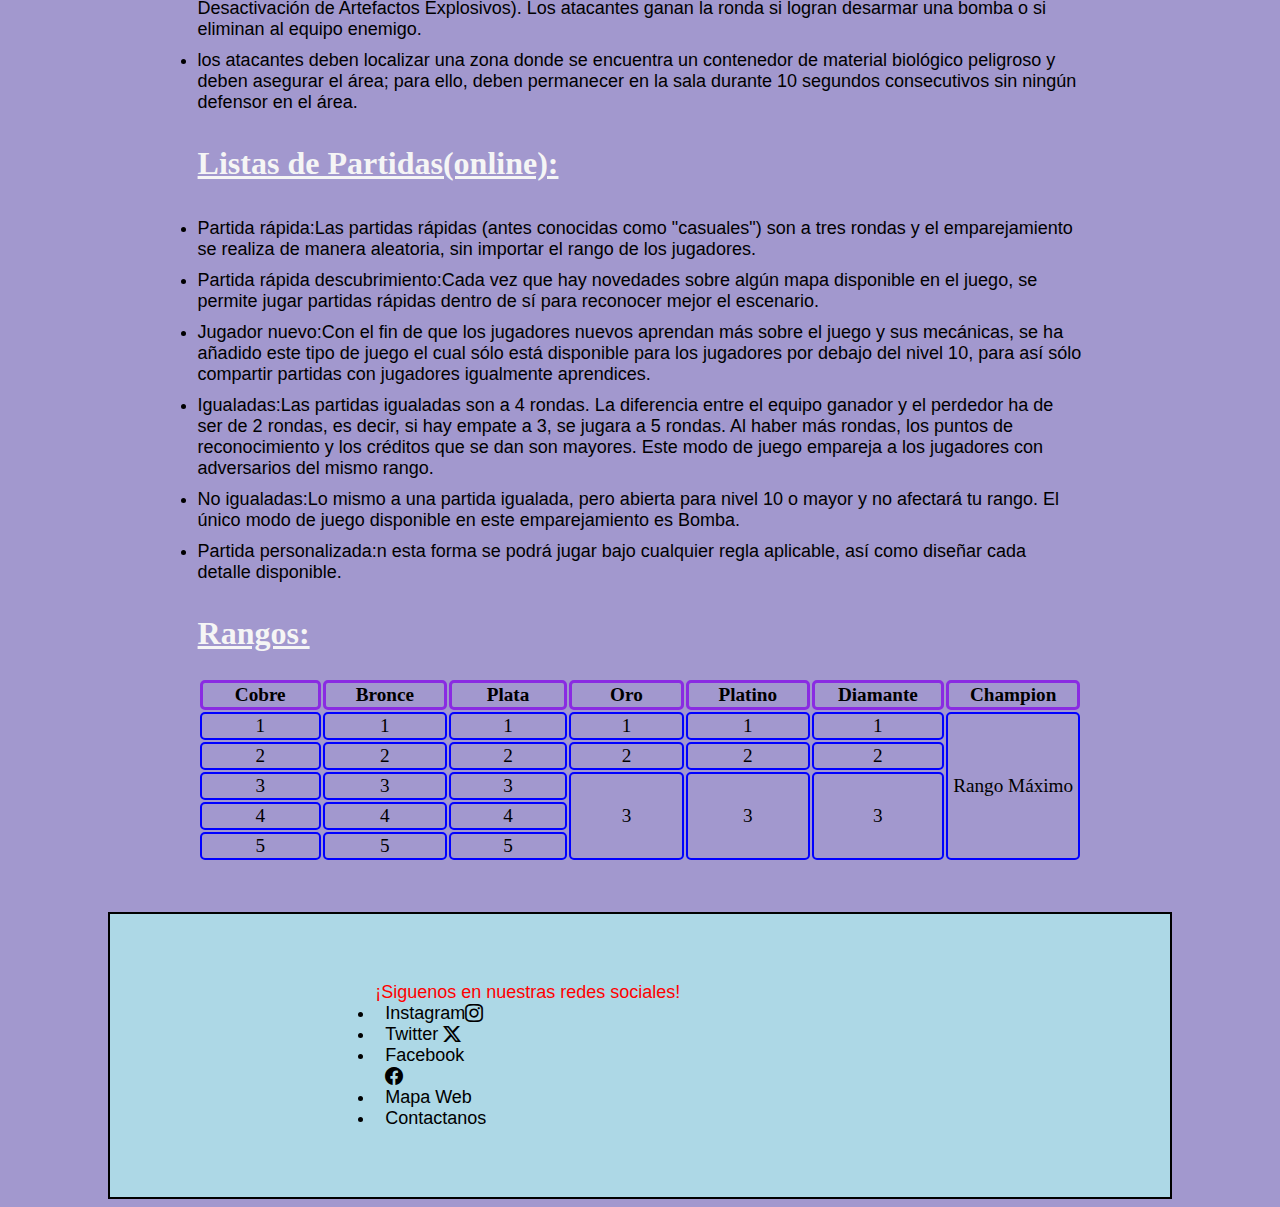
<file: HTML/R6.html>
<!DOCTYPE html>
<html>
<head>
    <meta charset='utf-8'>
    <title>Rainbow Six Siege</title>
    <link rel='stylesheet' type='text/css' media='screen' href='../CSS/cuerpo.css'>
    <link rel='stylesheet' type='text/css' media='screen' href="../CSS/c.raimbow6.css">
    <link rel='stylesheet' type='text/css' media='screen' href="../CSS/pie.css">
    <link rel='stylesheet' type='text/css' media='screen' href="../CSS/R6.css">
    <link rel='stylesheet' type='text/css' media='screen' href="../CSS/mediaquerys.css">
    <link rel='stylesheet' type='text/css' media='screen' href="../CSS/tabla.css">
    <link rel="icon" href="../images/descargar6.png">
    <link rel="stylesheet" href="https://cdn.jsdelivr.net/npm/bootstrap-icons@1.11.3/font/bootstrap-icons.min.css">
</head>
<body>
    <div class="cabecera">
        <div class="menu">
            <div class="logo">
                <a href="../index.html"><img src="../images/FSG con fondo.png"/></a>
            </div>
            
            <div class="menu_buttons">
                <a href="https://www.ubisoft.com/es-es/game/rainbow-six/siege/news-updates" target="_blank" class="enlace">Noticias</a>
                <a href="https://www.youtube.com/@UbisoftSPA" target="_blank" class="enlace">Youtube</a>
                <div class="dropdown">
                    <a><i class="material-icons">Otros</i></a>
                    <div class="dropdown_content">
                        <a href="https://www.r6loot.com/weapons" target="_blank" class="enlace">skins</a>
                        <a href="https://r6.tracker.network/" target="_blank" class="enlace">Stats</a>
                        <a href="https://store.steampowered.com/app/359550/Tom_Clancys_Rainbow_Six_Siege/?l=spanish" target="_blank" class="enlace">Descargar</a>
                    </div>
                </div>
            </div>
        </div>
    </div>
<!-- ********************************* -->
<!--             CUERPO                -->
<!-- ********************************* -->
    </div class="texto">
        <h1>Tom Clancy's Rainbow Six: Siege</h1>
        <p> Tom Clancy's Rainbow Six: Siege es un videojuego de disparos táctico en línea desarrollado por Ubisoft Montreal y distribuidor por Ubisoft. Salió a la venta en todo el mundo para Microsoft Windows, PlayStation 4 y Xbox One el 1 de diciembre de 2015 y para PlayStation 5 y Xbox Series X|S el 1 de diciembre de 2020. El juego pone mucho énfasis en la destrucción del entorno y en la cooperación entre los jugadores. Cada jugador asume el control de un atacante o un defensor en diferentes modos de juego, como rescatar a un rehén, desactivar una bomba y tomar el control de un objetivo dentro de una habitación. El título no tiene campaña, pero cuenta con una serie de misiones cortas, fuera de línea, llamadas "situaciones", que pueden jugarse en solitario. Estas misiones tienen una narrativa suelta, centrada en el entrenamiento de los reclutas para prepararlos para futuros encuentros con las "Máscaras Blancas", un grupo terrorista que amenaza la seguridad del mundo.</p>
        <h2>JUGABILIDAD</h2>
        <P>
            El juego consiste en partidas de equipos de cinco atacantes contra cinco defensores. Los defensores deben defender un objetivo dentro de una estructura, ya sea un rehén, dos bombas o un contenedor biológico. Si logran defender al objetivo con éxito o eliminan a todos los atacantes, ganan la ronda. Los atacantes deben rescatar, desactivar, o asegurar al objetivo (respectivamente), o eliminar a los defensores para ganar.
        </P>
    <div class="fotos">
        <div>
            <a target="_blank" href="../HTML/R6mas.html">
                <img src="../images/R6imagen1.webp" alt="Conoce más"/>
                <div>Conoce más sobre el juego</div>
            </a>
            <a target="_blank" href="../HTML/R6NuevaTemporada.html">
                <img src="../images/NuevaSeason.avif" alt="NuevaSeason"/>
                <div>¡Nueva Temporada!¡Pruebala Ya!</div>
            </a>
        </div>
    </div>
    <div>
        <h2>Modos de juego:</h2>
        <ul>
            <li>Rehen: los atacantes deben localizar y extraer a un rehén de un edificio, mientras los defensores deben evitarlo.</li>
            <li>Bomba: os atacantes deben localizar una de dos bombas y plantar o activar un sedax (Sistema Experto en Desactivación de Artefactos Explosivos). Los atacantes ganan la ronda si logran desarmar una bomba o si eliminan al equipo enemigo.</li>
            <li> los atacantes deben localizar una zona donde se encuentra un contenedor de material biológico peligroso y deben asegurar el área; para ello, deben permanecer en la sala durante 10 segundos consecutivos sin ningún defensor en el área.</li>
        </ul>
    </div>
    <div class="textosabajo">
        <h2>Listas de Partidas(online):</h2>
        <ul>
            <li>Partida rápida:Las partidas rápidas (antes conocidas como "casuales") son a tres rondas y el emparejamiento se realiza de manera aleatoria, sin importar el rango de los jugadores.</li>
            <li>Partida rápida descubrimiento:Cada vez que hay novedades sobre algún mapa disponible en el juego, se permite jugar partidas rápidas dentro de sí para reconocer mejor el escenario.</li>
            <li>Jugador nuevo:Con el fin de que los jugadores nuevos aprendan más sobre el juego y sus mecánicas, se ha añadido este tipo de juego el cual sólo está disponible para los jugadores por debajo del nivel 10, para así sólo compartir partidas con jugadores igualmente aprendices.</li>
            <li>Igualadas:Las partidas igualadas son a 4 rondas. La diferencia entre el equipo ganador y el perdedor ha de ser de 2 rondas, es decir, si hay empate a 3, se jugara a 5 rondas. Al haber más rondas, los puntos de reconocimiento y los créditos que se dan son mayores. Este modo de juego empareja a los jugadores con adversarios del mismo rango.</li>
            <li>No igualadas:Lo mismo a una partida igualada, pero abierta para nivel 10 o mayor y no afectará tu rango. El único modo de juego disponible en este emparejamiento es Bomba. </li>
            <li>Partida personalizada:n esta forma se podrá jugar bajo cualquier regla aplicable, así como diseñar cada detalle disponible.</li>
        </ul>
    </div>
<!-- ********************************* -->
<!--           TABLA                   -->
<!-- ********************************* -->
    <div>
        <h2>Rangos:</h2>
        <table>
            <tr>
                <th>Cobre</th>
                <th>Bronce</th>
                <th>Plata</th>
                <th>Oro</th>
                <th>Platino</th>
                <th>Diamante</th>
                <th>Champion</th>
            </tr>
            <tr>
                <td>1</td>
                <td>1</td>
                <td>1</td>
                <td>1</td>
                <td>1</td>
                <td>1</td>
                <td rowspan="5">Rango Máximo</td>
            </tr>
            <tr>
                <td>2</td>
                <td>2</td>
                <td>2</td>
                <td>2</td>
                <td>2</td>
                <td >2</td>
            </tr>
            <tr>
                <td>3</td>
                <td>3</td>
                <td>3</td>
                <td rowspan="3">3</td>
                <td rowspan="3">3</td>
                <td rowspan="3">3</td>
            </tr>
            <tr>
                <td>4</td>
                <td>4</td>
                <td>4</td>
            </tr>
            <tr>
                <td>5</td>
                <td>5</td>
                <td>5</td>
            </tr>
        </table>
    </div>
<!-- ********************************* -->
<!--             PIE                   -->
<!-- ********************************* -->
    <div class="pie">
        <p>¡Siguenos en nuestras redes sociales!
        <a href="https://www.instagram.com/rainbow6game/">Instagram<i class="bi bi-instagram"></i></a>
        <a href="https://twitter.com/Rainbow6Game">Twitter <i class="bi bi-twitter-x"></i></a>
        <a href="https://www.facebook.com/rainbow6official">Facebook <i class="bi bi-facebook"></i></a>
        <a href="../HTML/MAPAWEB.html" class="MapaLink">Mapa Web</a>
        <a href="../HTML/Formulario.html">Contactanos</a>
        </p> 
    </div>
</body>
</html>
</file>
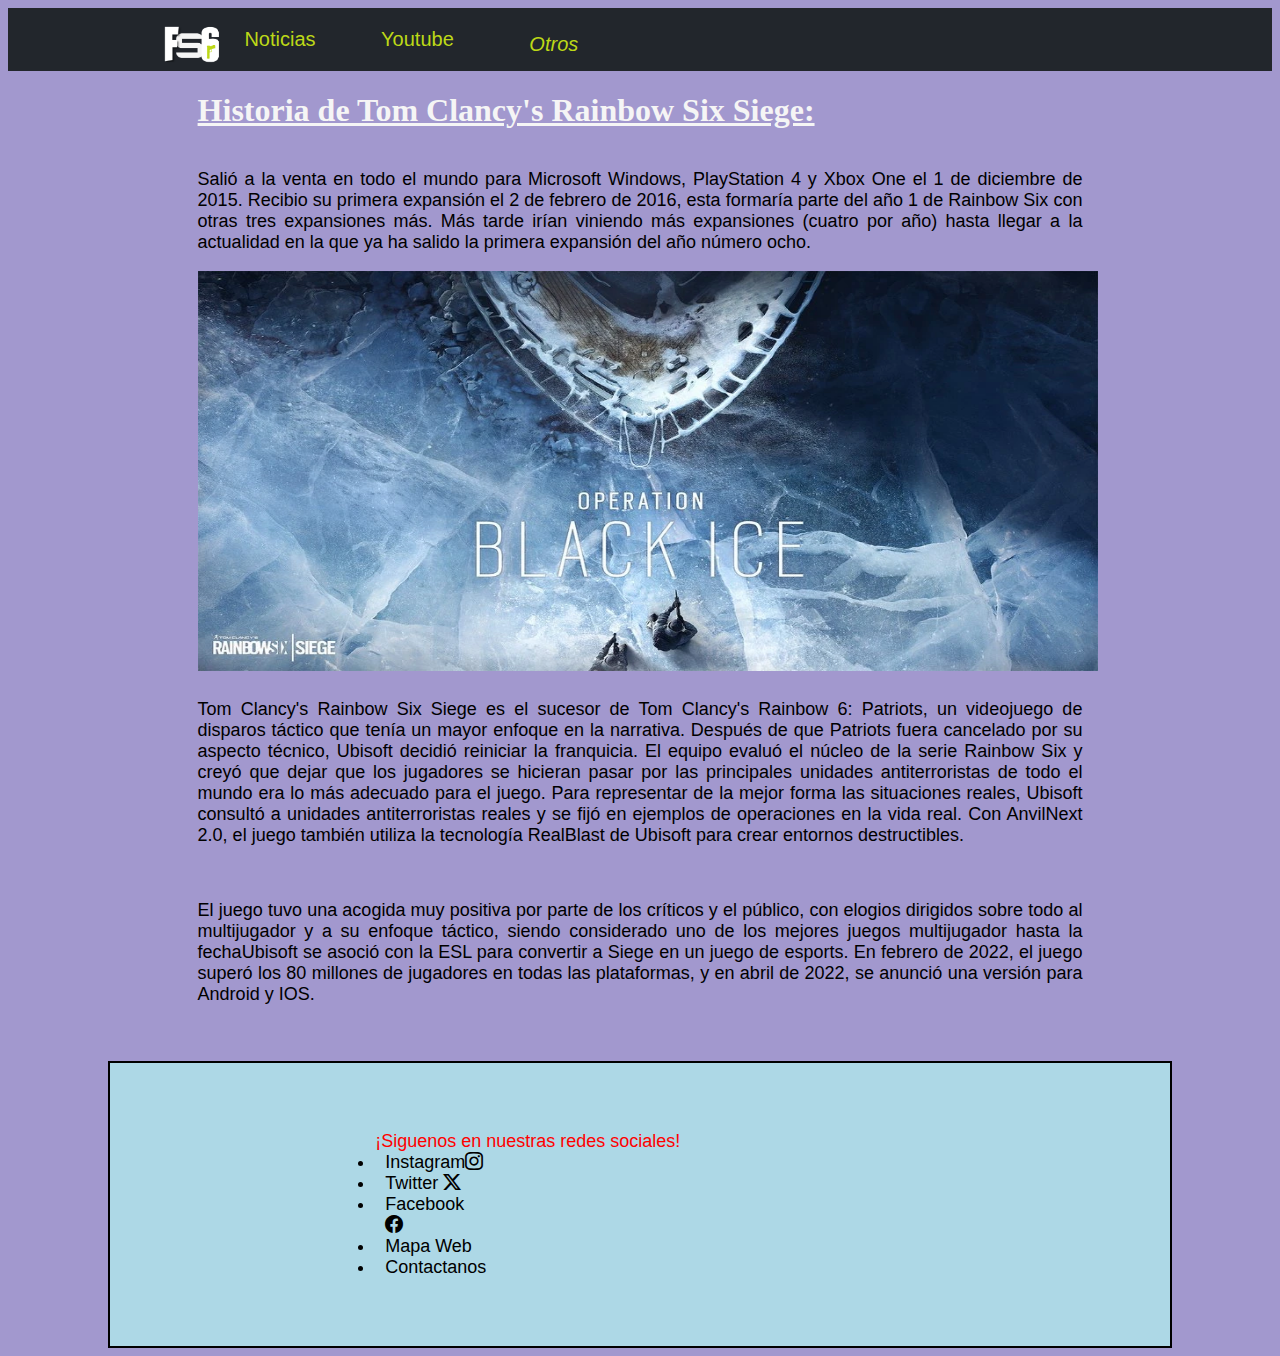
<file: HTML/R6mas.html>
<html>
<head>
    <meta charset='utf-8'>
    <title>Conoce más sobre R6</title>
    <link rel='stylesheet' type='text/css' media='screen' href='../CSS/cuerpo.css'>
    <link rel='stylesheet' type='text/css' media='screen' href="../CSS/c.raimbow6.css">
    <link rel='stylesheet' type='text/css' media='screen' href="../CSS/pie.css">
    <link rel='stylesheet' type='text/css' media='screen' href="../CSS/R6.css">
    <link rel='stylesheet' type='text/css' media='screen' href="../CSS/mediaquerys.css">
    <link rel='stylesheet' type='text/css' media='screen' href="../CSS/tabla.css">
    <link rel="stylesheet" href="https://cdn.jsdelivr.net/npm/bootstrap-icons@1.11.3/font/bootstrap-icons.min.css">
    <link rel="preconnect" href="https://fonts.googleapis.com">
    <link rel="preconnect" href="https://fonts.gstatic.com" crossorigin>
    <link href="https://fonts.googleapis.com/css2?family=Aboreto&display=swap" rel="stylesheet">
    <link rel='stylesheet' type='text/css' media='screen' href='../CSS/r6mas.css'>
    <link rel="icon" href="../images/descargar6.png">
</head>
<body>
<!-- ********************************* -->
<!--             CABECERA              -->
<!-- ********************************* -->
    <div class="cabecera">
        <div class="menu">
            <div class="logo">
                <a href="../index.html"><img src="../images/FSG con fondo.png"/></a>
            </div>
            
            <div class="menu_buttons">
                <a href="https://www.ubisoft.com/es-es/game/rainbow-six/siege/news-updates" target="_blank" class="enlace">Noticias</a>
                <a href="https://www.youtube.com/@UbisoftSPA" target="_blank" class="enlace">Youtube</a>
                <div class="dropdown">
                    <a><i class="material-icons">Otros</i></a>
                    <div class="dropdown_content">
                        <a href="https://www.r6loot.com/weapons" target="_blank" class="enlace">skins</a>
                        <a href="https://r6.tracker.network/" target="_blank" class="enlace">Stats</a>
                        <a href="https://store.steampowered.com/app/359550/Tom_Clancys_Rainbow_Six_Siege/?l=spanish" target="_blank" class="enlace">Descargar</a>
                    </div>
                </div>
            </div>
        </div>
    </div>
<!-- ********************************* -->
<!--             CUERPO                -->
<!-- ********************************* -->
    <div>
        <h1>Historia de Tom Clancy's Rainbow Six Siege:</h1>
        <p class="textomas">Salió a la venta en todo el mundo para Microsoft Windows, PlayStation 4 y Xbox One el 1 de diciembre de 2015. Recibio su primera expansión el 2 de febrero de 2016, esta formaría parte del año 1 de Rainbow Six con otras tres expansiones más. Más tarde irían viniendo más expansiones (cuatro por año) hasta llegar a la actualidad en la que ya ha salido la primera expansión del año número ocho.</p>
        <a CLASS="blackice"href="https://www.ubisoft.com/es-es/game/rainbow-six/siege/game-info/seasons/blackice" target="_blank"><img src="../images/Siege_Black_Ice.webp" alt="Black ice R6" class="imgblackice"></a>
    </div>
    <div>
        <p>Tom Clancy's Rainbow Six Siege es el sucesor de Tom Clancy's Rainbow 6: Patriots, un videojuego de disparos táctico que tenía un mayor enfoque en la narrativa. Después de que Patriots fuera cancelado por su aspecto técnico, Ubisoft decidió reiniciar la franquicia. El equipo evaluó el núcleo de la serie Rainbow Six y creyó que dejar que los jugadores se hicieran pasar por las principales unidades antiterroristas de todo el mundo era lo más adecuado para el juego. Para representar de la mejor forma las situaciones reales, Ubisoft consultó a unidades antiterroristas reales y se fijó en ejemplos de operaciones en la vida real. Con AnvilNext 2.0, el juego también utiliza la tecnología RealBlast de Ubisoft para crear entornos destructibles.
        </p>
        <br>
        <p>
        El juego tuvo una acogida muy positiva por parte de los críticos y el público, con elogios dirigidos sobre todo al multijugador y a su enfoque táctico, siendo considerado uno de los mejores juegos multijugador hasta la fechaUbisoft se asoció con la ESL para convertir a Siege en un juego de esports. En febrero de 2022, el juego superó los 80 millones de jugadores en todas las plataformas, y en abril de 2022, se anunció una versión para Android y IOS.
        </p>
    </div>
    <br>
<!-- ********************************* -->
<!--             PIE                   -->
<!-- ********************************* -->
    <div class="pie">
        <p>¡Siguenos en nuestras redes sociales!
        <a href="https://www.instagram.com/rainbow6game/">Instagram<i class="bi bi-instagram"></i></a>
        <a href="https://twitter.com/Rainbow6Game">Twitter <i class="bi bi-twitter-x"></i></a>
        <a href="https://www.facebook.com/rainbow6official">Facebook <i class="bi bi-facebook"></i></a>
        <a href="../HTML/MAPAWEB.html" class="MapaLink">Mapa Web</a>
        <a href="../HTML/Formulario.html">Contactanos</a>
        </p> 
    </div>
</body>
</file>
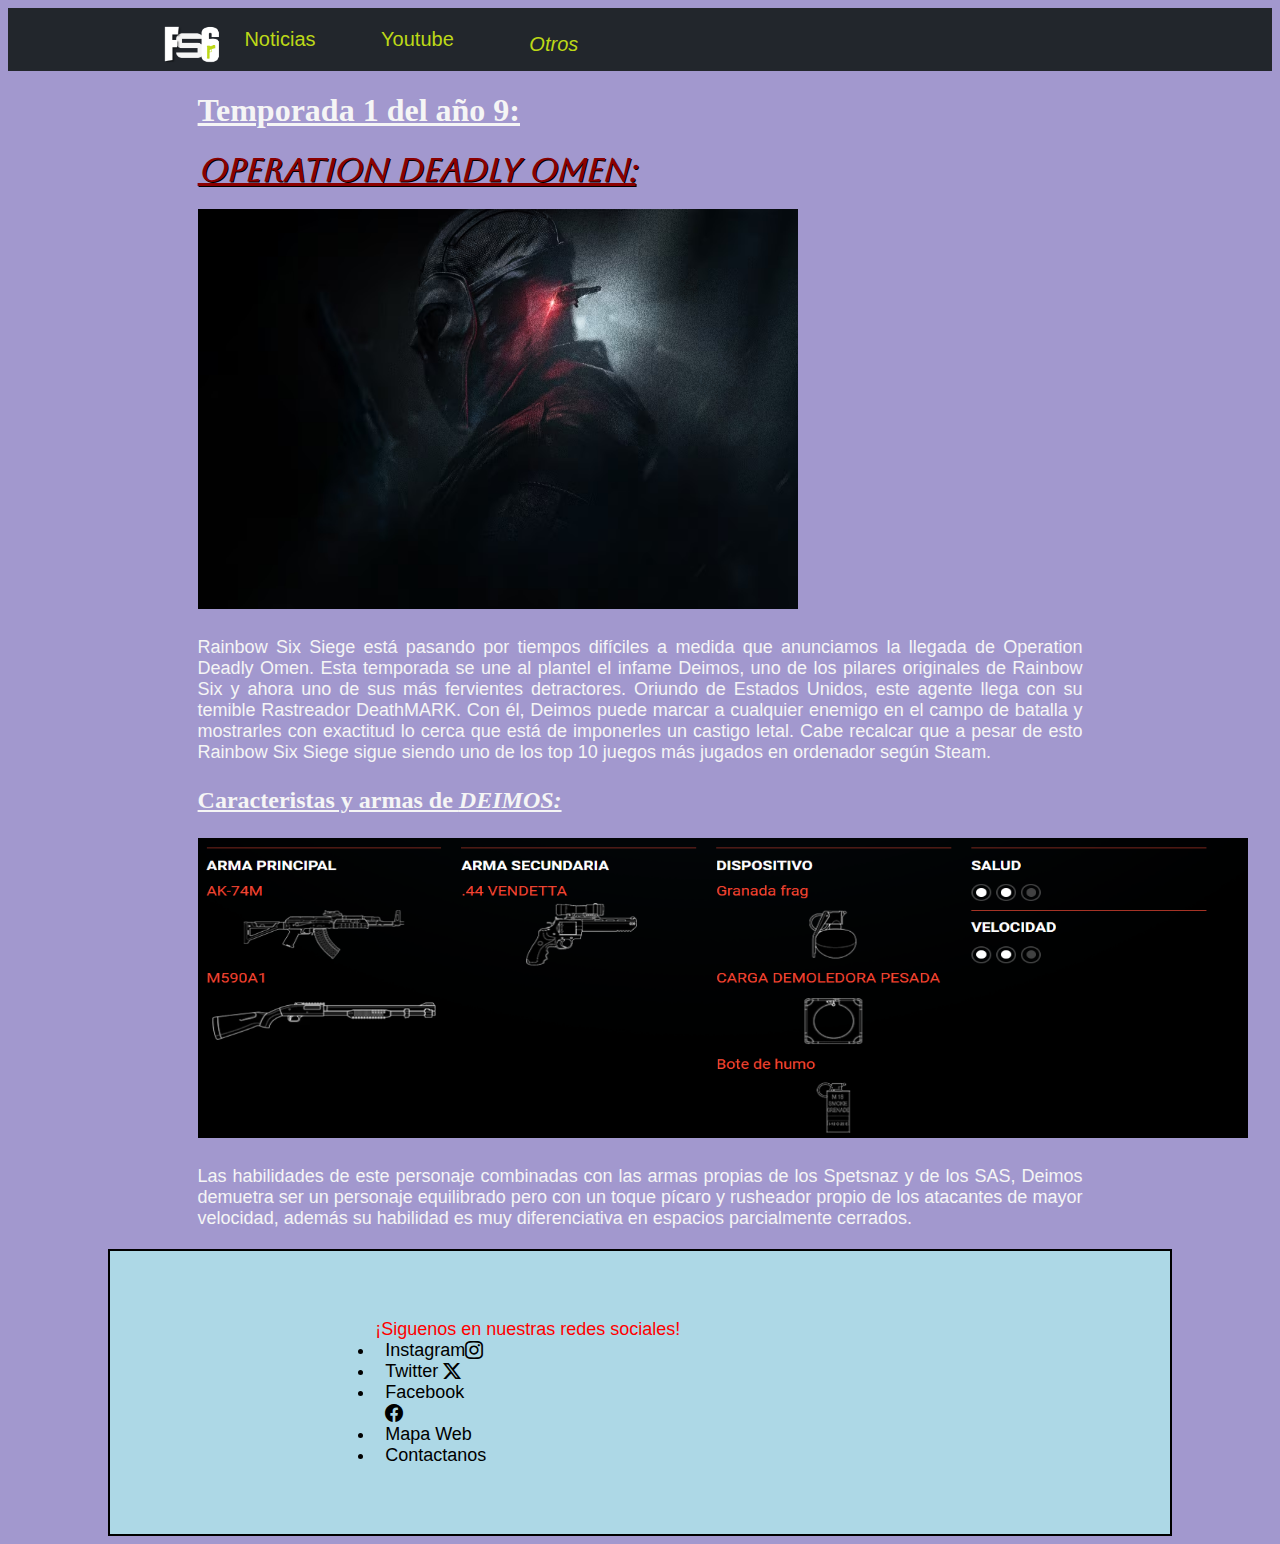
<file: HTML/R6NuevaTemporada.html>
<html>
<head>
    <meta charset='utf-8'>
    <title>¡Nueva Temporada!</title>
    <link rel='stylesheet' type='text/css' media='screen' href='../CSS/cuerpo.css'>
    <link rel='stylesheet' type='text/css' media='screen' href="../CSS/c.raimbow6.css">
    <link rel='stylesheet' type='text/css' media='screen' href="../CSS/pie.css">
    <link rel='stylesheet' type='text/css' media='screen' href="../CSS/R6.css">
    <link rel='stylesheet' type='text/css' media='screen' href="../CSS/tabla.css">
    <link rel="stylesheet" href="https://cdn.jsdelivr.net/npm/bootstrap-icons@1.11.3/font/bootstrap-icons.min.css">
    <link rel="preconnect" href="https://fonts.googleapis.com">
    <link rel="preconnect" href="https://fonts.gstatic.com" crossorigin>
    <link href="https://fonts.googleapis.com/css2?family=Aboreto&display=swap" rel="stylesheet">
    <link rel="stylesheet" href="../CSS/R6nuevaTemporada.css">
    <link rel="icon" href="../images/descargar6.png">
</head>
<body>
<!-- ********************************* -->
<!--             CABECERA              -->
<!-- ********************************* -->
    <div class="cabecera">
        <div class="menu">
            <div class="logo">
                <a href="../index.html"><img src="../images/FSG con fondo.png"/></a>
            </div>
            
            <div class="menu_buttons">
                <a href="https://www.ubisoft.com/es-es/game/rainbow-six/siege/news-updates" target="_blank" class="enlace">Noticias</a>
                <a href="https://www.youtube.com/@UbisoftSPA" target="_blank" class="enlace">Youtube</a>
                <div class="dropdown">
                    <a><i class="material-icons">Otros</i></a>
                    <div class="dropdown_content">
                        <a href="https://www.r6loot.com/weapons" target="_blank" class="enlace">skins</a>
                        <a href="https://r6.tracker.network/" target="_blank" class="enlace">Stats</a>
                        <a href="https://store.steampowered.com/app/359550/Tom_Clancys_Rainbow_Six_Siege/?l=spanish" target="_blank" class="enlace">Descargar</a>
                    </div>
                </div>
            </div>
        </div>
    </div>
<!-- ********************************* -->
<!--             CUERPO                -->
<!-- ********************************* -->
<div>
    <h1>Temporada 1 del año 9:</h1>
    <h1 class="epico">OPERATION DEADLY OMEN:</h1>
    <div>
        <div class="imgdeimos"><img src="../images/Y9S1_OperatorKeyart_FINAL.avif" alt="IMG Deimos"></div>
        <p class="parrafoDeimos">Rainbow Six Siege está pasando por tiempos difíciles a medida que anunciamos la llegada de Operation Deadly Omen. Esta temporada se une al plantel el infame Deimos, uno de los pilares originales de Rainbow Six y ahora uno de sus más fervientes detractores. Oriundo de Estados Unidos, este agente llega con su temible Rastreador DeathMARK. Con él, Deimos puede marcar a cualquier enemigo en el campo de batalla y mostrarles con exactitud lo cerca que está de imponerles un castigo letal. Cabe recalcar que a pesar de esto Rainbow Six Siege sigue siendo uno de los top 10 juegos más jugados en ordenador según Steam.</p>
    </div>
</div>
    <div>
        <h3>Caracteristas y armas de <I>DEIMOS:</I></h3>
        <img class="deimos" src="../images/Captura de pantalla 2024-02-27 200105.png" alt="Caracteristas y armas de Deimos">
        <p class="desc">Las habilidades de este personaje combinadas con las armas propias de los Spetsnaz y de los SAS, Deimos demuetra ser un personaje equilibrado pero con un toque pícaro y rusheador propio de los atacantes de mayor velocidad, además su habilidad es muy diferenciativa en espacios parcialmente cerrados.</p>
    </div>
<!-- ********************************* -->
<!--             PIE              -->
<!-- ********************************* -->
    <div class="pie">
        <p>¡Siguenos en nuestras redes sociales!
        <a href="https://www.instagram.com/rainbow6game/">Instagram<i class="bi bi-instagram"></i></a>
        <a href="https://twitter.com/Rainbow6Game">Twitter <i class="bi bi-twitter-x"></i></a>
        <a href="https://www.facebook.com/rainbow6official">Facebook <i class="bi bi-facebook"></i></a>
        <a href="../HTML/MAPAWEB.html" class="MapaLink">Mapa Web</a>
        <a href="../HTML/Formulario.html">Contactanos</a>
        </p> 
    </div>
</body>
</file>
<file: CSS/c.index.css>
.enlace {
    text-decoration: none;
    color: white;
    padding: 10px;
    transition: color 0.3s ease;
}

.enlace:hover {
    color: rgb(168, 148, 59);
}

.cabecera {
    width: 99.5%;
    margin-inline: auto;
    border-radius: 5px;
    z-index: 1;
    font-family: Arial, sans-serif;
    font-size: 20px;
    position: sticky;
    top: 0;
    background-color: #22262c;
    color: white;
}

.menu {
    width: 80%;
    margin: auto;
}

.logo a{
    display: inline-block;
    height: 42px;
    position: absolute;
    bottom: 5px;
}

.logo  img {
    height: 100%;
    width: 100%;
    margin-top: 15px;
}

.menu_buttons {
    margin-left: 80px;
}

.cabecera a {
    cursor: pointer;
}

.cabecera a {
    padding-inline: 30px;
    padding-block: 20px;
    display: inline-block;
}

.dropdown {
    display: inline-block;
    position: relative;
}

.dropdown_content {
    display: none;
    position: absolute;
    z-index: 1;
    background-color: #1b1e22;
    box-shadow: 0 8px 16px rgba(0, 0, 0, 02);
}

.dropdown:hover .dropdown_content {
    display: block;
}

.dropdown_content a {
    display: block;
    color: whitesmoke;
    padding: 10px;
    text-decoration: none;
    transition: background-color 0,3 ease;
}

.dropdown_content a:hover{
    background-color: aliceblue;
}

.cabecera i {
    display: inline;
    padding-left: 10px;
    line-height: 0;
    position: relative;
    top: 5px;
}
</file>
<file: CSS/index.css>
/*/ SECCIONES ========================================================================================== /*/

.juegos {
    margin-top: 30px;
    margin-bottom: 30px;
    display: flex;
    flex-wrap: wrap;
    justify-content: center;

}

.juego {
    position: relative;
    margin: 10px;
}

.juego img {
    border-radius: 10PX;
    width: 300px;
    transition: transform 0.3s;
}

.juego:hover img {
    transform: scale(1.1);
    opacity: 1;
}



/*/ BODY =============================================================================== /*/
body {
    background-color: rgb(226, 219, 185);
    margin-inline: auto;
    font-family: 'Lucida Sans', 'Lucida Sans Regular', 'Lucida Grande', 'Lucida Sans Unicode', Geneva, Verdana, sans-serif;
    font-size: 14px;
    z-index: -2;
}

.infoshooters {
    width: 70%;
    margin-inline: auto;
    a:visited { color: black; }
    a:link { color: black; }
    border-radius: 20px;
    padding: 30px;
    background-color: rgb(255, 251, 243);
}

/*/================================================== PIE ============================================================/*/

.pie {
    margin-bottom: -10px;
    color: rgb(255, 255, 255);
    font-size: 20px;
    padding-left: 10%;
    padding-block: 60px;
    margin-top: 100px;
    background-color:rgb(34, 38, 44) ;
}
.pie a {
    display: list-item;
    color: rgb(255, 255, 255);
    text-decoration: none;
    max-width: 15%;
}
.pie a:visited {
    color: rgb(255, 255, 255);
}

.pie a:hover {
    color: rgb(235, 232, 106);
}

.MapaLink {
    display: inline-block;
}

/*/ VERSIÓN MÓVIL ========================================================================= /*/
@media screen and (max-width: 830px) {
    .juegos { margin-block: 10px;}
    .juego {width: 105px; height: 105px; margin: 5px;}
    .juego :first-child :first-child { width: 105px; }
    .infoshooters { font-size: 13px; width: 81%; margin-bottom: -10px;}
    .juego:hover img { transform: none; }
    .pie { font-size: 14px; }
    .pie a { max-width: 30%; }
    .infoshooters { border-radius: 13px; }
}
</file>
<file: CSS/MainFortnite.css>
/*/ SECCIONES ========================================================================================== /*/

.secciones {
    margin-bottom: 200px;
    display: flex;
    flex-wrap: wrap;
    width: 100%;
    justify-content: center;

}

.seccion {
    position: relative;
    margin: 10px;
}

.seccion img {
    border-radius: 10PX;
    width: 300px;
    transition: transform 0.3s;
}

.seccion:hover img {
    transform: scale(1.1);
}

.seccion:hover .titulo-seccion {
    opacity: 1;
}

.titulo-seccion {
    position: absolute;
    top: -20px;
    left: 0;
    right: 0;
    text-align: center;
    color: rgb(2, 0, 90);
    padding: 5px;
    font-size: 30px;
    opacity: 0;
    transition: opacity 0.3s;
}



/*/ GENERAL ============================================================================================ /*/

.enlace:visited {color: rgb(0, 132, 255);}
.enlace:link {color: rgb(0, 132, 255);}

body {
    background-color: black !important;
    color: white !important;
    font-family: 'Franklin Gothic Medium', 'Arial Narrow', Arial, sans-serif !important;
    font-size: 18px !important;
}

.titulo {
    width: 70%;
    margin-inline: auto;
    text-align: center;
    margin-block: 40px;

}

.titulo img {max-width: 500px;}

h1 {
    font-size: 300%;
    text-align: center;
}

.carousel-dark{
    border-radius: 10px;
    width: 70%;
    margin-inline: auto;
    margin-bottom: 30px;
}

.carousel-dark img { border-radius: 10px; }

.contenidos img { border-radius: 10px; }

.contenidos {
    width: 70%;
    margin-inline: auto;
    text-align: justify;
}

.FloatIzquierda {
    float: left;
    width: 50%;
    margin-right: 10px;
}

.FloatDerecha {
    float: right;
    width: 50%;
    margin-left: 10px;
}

.contenidos img { margin-top: 5px; }

.separador_secciones {
    width: 70%;
    margin-inline: auto;
    background-color: white !important;
    border-radius: 20px;
    height: 6px;
    margin-bottom: 20px;
}

.Info {
    text-align: center;
    font-size: 30px;
    font-style: italic;
}



/*/ PIE DE PÁGINA ====================================================================================== /*/

.pie {
    padding-block: 50px;
    padding-inline: 12%;
    margin-top: 100px;
    background-color:rgb(43, 43, 43) ;
}

.pie p { text-align: justify !important; }

.pie a {
    padding-left: 10px;
    text-align: justify !important;
    display: list-item;
    color: rgb(255, 255, 255);
    text-decoration: none;
    max-width: 30%;
}

.pie a:visited {
    color: rgb(255, 255, 255);
}

.pie a:hover {
    color: rgb(0, 174, 255);
    transform: scale(1.05);
    transition: transform 0.3s;
}

.MapaLink {
    display: inline-block;
}

.pie a { transition: transform 0.3s; }



/*/ TABLA ============================================================================================== /*/

table { margin-inline: auto; }

table, th, td {
    border: 2px solid #ffffff;
    border-collapse: collapse;
    text-align: center;
}

th { background-color: rgb(0, 13, 131); font-size: 25px; }

.col_width_100 {
    width: 100px;
}

.especial { background-color: rgb(255, 0, 0); }

.destacartemporada {padding: 10px; border: red; border-width: 3px; border-style: dashed; border-radius: 10px;}

.informativo {text-align: center; font-size: 12px;}



/*/ VERSIÓN MÓVIL ====================================================================================== /*/

@media screen and (max-width: 700px) {

    /*/ PÁGINA PRINCIPAL ----------------------------------------------------- /*/
    .titulo img { width: 70%; }
    .seccion {width: 140px; height: 140px;}
    .secciones {margin-bottom: -40px; width: 100%; margin-inline: auto; margin-bottom: -40px;}
    .seccion :first-child :first-child { width: 140px; }
    .titulo-seccion { opacity: 1; font-size: 15px; color: white; top: -5px;}
    .titulo { width: 95%; }
    .separador_secciones {width: 95%;}
    .carousel-dark { width: 95%; margin-block: 10px; }
    .contenidos { font-size: 13px; }
    .seccion:hover img { transform: none; }
    .seccion img { width: 300px; transform: none;}

    /*/ GENERAL ------------------------------------------------------------- /*/
    .contenidos h1 { font-size: 30px;}
    .FloatIzquierda { width: 100%; margin-bottom: 10px}
    .FloatDerecha { width: 100%; margin-bottom: 10px}
    .contenidos { width: 95%; }
    .pie .Info { font-size: 15px; }
    .Info { font-size: 25px; }
    .pie a{ max-width: 35%; }
}
</file>
<file: CSS/c.fortnite.css>
.enlace {
    text-decoration: none;
    color: #006eff;
}

.cabecera {
    font-family: Arial, sans-serif;
    font-size: 20px;
    position: sticky;
    top: 0;
    background-color: #22262c;
    color: #006eff;
}

.menu {
    width: 80%;
    margin: auto;
}

.logo a{
    display: inline-block;
    height: 42px;
    position: absolute;
    bottom: 5px;
}

.logo  img {
    height: 100%;
    width: 100%;
    margin-top: 15px;
    background-color: #002fff;
}

.menu_buttons {
    margin-left: 80px;
}

.cabecera a {
    cursor: pointer;
}

.cabecera a {
    padding-inline: 30px;
    padding-block: 20px;
    display: inline-block;
}

.dropdown {
    display: inline-block;
}

.dropdown_content {
    display: none;
    position: absolute;
    z-index: 1;
    background-color: #1b1e22;
}

.dropdown:hover .dropdown_content {
    display: block;
}

.dropdown_content a {
    display: block;
}

.cabecera i {
    display: inline;
    padding-left: 10px;
    line-height: 0;
    position: relative;
    top: 5px;
}

/*/ VERSIÓN MÓVIL ====================================================================================== /*/

@media screen and (max-width: 620px) {
    .cabecera {font-size: 12px; height: 40px;}
    .logo  img {
        height: 35px;
        width: 42px;
        background-color: #0059ff;
        margin-top: 29px;
        margin-left: -10px;
    }
    .cabecera a {margin-inline: auto; margin-top: -10px; padding-inline: 0px;}

    a.enlace {padding-inline: 20px; margin-left: -10px;}

    i.material-icons {padding-inline: 5px;}
}
</file>
<file: CSS/cabecera.css>
.enlace {
    text-decoration: none;
    color: white;
    padding: 10px;
    transition: color 0.3s ease;
}

.enlace:hover {
    color: red;
}

.cabecera {
    font-family: Arial, sans-serif;
    font-size: 20px;
    position: sticky;
    top: 0;
    background-color: #22262c;
    color: red;
}

.menu {
    width: 80%;
    margin: auto;
    z-index: 1;
}

.logo a{
    display: inline-block;
    height: 42px;
    position: absolute;
    bottom: 5px;
}

.logo  img {
    height: 100%;
    width: 100%;
    background-color: red;
    margin-top: 20px;
}

.menu_buttons {
    margin-left: 80px;
}

.cabecera a {
    cursor: pointer;
}

.cabecera a {
    padding-inline: 30px;
    padding-block: 20px;
    display: inline-block;
}

.dropdown {
    display: inline-block;
    position: relative;
}

.dropdown_content {
    display: none;
    position: absolute;
    z-index: 1;
    background-color: #1b1e22;
    box-shadow: 0 8px 16px rgba(0, 0, 0, 02);
}

.dropdown:hover .dropdown_content {
    display: block;
}

.dropdown_content a {
    display: block;
    color: whitesmoke;
    padding: 10px;
    text-decoration: none;
    transition: background-color 0,3 ease;
}

.dropdown_content a:hover{
    background-color: aliceblue;
}

.cabecera i {
    display: inline;
    padding-left: 10px;
    line-height: 0;
    position: relative;
    top: 5px;
}

div .cabecera { z-index: 9000; }

.checkbtn {
    font-size: 30px;
    color: white;
    float: right;
    line-height: 80px;
    margin-right: 40px;
    cursor: pointer;
    display: none;
}

#check {
    display: none;
}

/*/================================================== MEDIA ============================================================/*/

@media screen and (max-width: 700px) {
    
    .cabecera {
        text-align: center;
        float: left;
        z-index: 5;
        max-width: 50px;
        display: list-item;
        min-height: auto;
    }
    

    nav {
        display: flex;
        align-items: center;
        padding: 0%;
    }

    .menu {
        height: 100%;
        display: none;
        position: absolute;
        flex-direction: column;
        align-items: center;
        z-index: 5;
    }

    .menu_buttons {
        display: none;
        flex-direction: column;
        width: 100%;
        text-align: center;
    }

    .checkbtn {
        display: block;
        float: left;
    }

}
</file>
<file: CSS/cuerpo.css>
/*/================================================== CUERPO ============================================================/*/


img {
    width: 600px;
    height: 400px;
}

.izquierda img {
    width: 50%;
    height: auto;
    margin-inline: 28%;
}

.resto img {
    width: 70%;
    height: auto;
}

.cuerpo { margin: 3%;}



.cuerpo {
    color: #f7f4f3;
    width: 90%;
    margin-inline: auto;
    margin-block: 20px;
    display: flex;
    flex-direction: row;
    background-color: #22262c;
}



.portada {
    grid-area: portada;
    width: calc(100% - 100px);
    margin-inline: 3%;
    padding: 20px;
}

.portada h1 {
    text-align: center;
}

body {
    background-color: #d44a4a;
    position: relative;
}

.portada h2 {
    padding: 20px;
    margin-top: 0;  
}

.contenedor {
    flex: 1;
    margin-right: 20px;
}

.contenido {
    flex: 4;
    margin-left: 20px;
}

/*/================================================== CARRUSEL ============================================================/*/


.slider-frame {
    width: 100%;
    height: auto;
    margin: 50px auto 0;
    overflow: hidden; 
    position: relative;
}

.slider-frame ul {
    display: flex;
    padding: 0;
    width: 1000%;
    animation: slide 40s infinite alternate ease-in-out;
    list-style: none;
    position: relative;
    left: 0;
}

.slider-frame li {
    list-style: none;
    width: 100%;  
    box-sizing: border-box; 
}

.slider-frame img {
    width: 100%;
}

@keyframes slide {
    0% {margin-left: 0%;}
    8% {margin-left: 0%;}

    10% {margin-left: -100%;}
    18% {margin-left: -100%;}

    20% {margin-left: -200%;}
    28% {margin-left: -200%;}

    30% {margin-left: -300%;}
    38% {margin-left: -300%;}

    40% {margin-left: -400%;}
    48% {margin-left: -400%;}

    50% {margin-left: -500%;}
    58% {margin-left: -500%;}

    60% {margin-left: -600%;}
    68% {margin-left: -600;}

    70% {margin-left: -700%;}
    78% {margin-left: -700%;}

    80% {margin-left: -800%;}
    88% {margin-left: -800%;}

    90% {margin-left: -900%;}
    98% {margin-left: -900%;}
}

/*/================================================== PIE ============================================================/*/
.pie {
    padding-block: 50px;
    padding-inline: 12%;
    margin-top: 100px;
    background-color:#22262c;
}

.pie p { 
    text-align: justify !important; 
    color: red;
}

.pie a {
    padding-left: 10px;
    text-align: justify !important;
    display: list-item;
    color: rgb(255, 255, 255);
    text-decoration: none;
}

.pie a:visited {
    color: rgb(255, 255, 255);
}

.pie a:hover {
    color: red;
    transform: scale(1.02);
    transition: transform 0.3s;
}

.MapaLink {
    display: inline-block;
}

.pie a { transition: transform 0.3s; }
</file>
<file: CSS/Formulario.css>
h1{
    color: whitesmoke;
    padding-inline: 15%;
    font-family: 'Times New Roman', Times, serif;
    text-decoration: underline;
    text-align: center;
}

body {
    width: 70%;
    margin: auto;
    background-color: rgb(20, 99, 73);
    background-size: cover;
}

form {
    border-color: black;
    border-width: 3px;
    border-radius: 3px;
    border-style: solid;
    width: fit-content;
    margin-inline: auto;
    margin-top: 20px;
    padding: 20px;
    font-family: 'Franklin Gothic Medium', 'Arial Narrow', Arial, sans-serif;
}

input {
    display: block;
}

.form1 {
    font-size: 22px;
    text-align: left;
    padding: 8px;
    font-family: 'Franklin Gothic Medium', 'Arial Narrow', Arial, sans-serif;
}

p {
    padding-inline: 15%;
    text-align: justify;
    font-size: large;
    font-family: 'Franklin Gothic Medium', 'Arial Narrow', Arial, sans-serif;
}

.Noleer p {
    color: whitesmoke;
    font-size: 5px;
    text-align: center;
    width: 24%;
    margin: auto;
}
</file>
<file: CSS/pie.css>
.pie {
    margin-top: 10px;
    background-color:lightblue ;
}
.pie a {
    display: list-item;
    color: black;
    text-decoration: none;
    max-width: 100px;
}
.pie a:visited {
    color: gray;
}
.pie a:hover {
    background-color: aqua;
}
.MapaLink {
    display: inline-block;
}
</file>
<file: CSS/c.fortniteprincipal.css>
:root {
    --color_letra: #2AAEF0;
}

.enlace {
    text-decoration: none;
    color: #2AAEF0;
}

.cabecera {
    z-index: 3;
    font-family: Arial, sans-serif;
    font-size: 20px;
    position: sticky;
    top: 0;
    background-color: #22262c;
    color: #006eff;
}

.menu {
    width: 80%;
    margin: auto;
}

.logo a{
    display: inline-block;
    height: 42px;
    position: absolute;
    bottom: 5px;
}

.logo  img {
    height: 50px;
    background-color: #0059ff;
    margin-top: -50px;
    margin-left: -30px;
}

.menu_buttons {
    margin-left: 80px;
}

.cabecera a {
    cursor: pointer;
}

.cabecera a {
    padding-inline: 30px;
    padding-block: 20px;
    display: inline-block;
}

.dropdown {
    display: inline-block;
}

.dropdown_content {
    display: none;
    position: absolute;
    z-index: 1;
    background-color: #1b1e22;
}

.dropdown:hover .dropdown_content {
    display: block;
}

.dropdown_content a {
    display: block;
}

.cabecera i {
    display: inline;
    padding-left: 10px;
    line-height: 0;
    position: relative;
    top: 5px;
}

/*/ VERSIÓN MÓVIL ====================================================================================== /*/

@media screen and (max-width: 620px) {
    .cabecera {font-size: 12px; height: 40px;}
    .logo  img {
        height: 20px;
        background-color: #0059ff;
        margin-top: 0px;
        margin-left: -10px;
    }
    .cabecera a {margin-inline: auto; margin-top: -10px; padding-inline: 0px;}

    a.enlace {padding-inline: 20px; margin-left: -10px;}

    i.material-icons {padding-inline: 5px;}
}
</file>
<file: CSS/c.raimbow6.css>
.enlace {
    text-decoration: none;
    color: #BDD817;
}

.cabecera {
    font-family: Arial, sans-serif;
    font-size: 20px;
    position: sticky;
    top: 0;
    background-color: #22262c;
    color: #BDD817;
}

.menu {
    width: 80%;
    margin: auto;
}

.logo a{
    display: inline-block;
    height: 42px;
    position: absolute;
    bottom: 5px;
}

.logo  img {
    height: 100%;
    width: 100%;
    margin-top: 20px;
    background-color: #BDD817;
}

.menu_buttons {
    margin-left: 80px;
}

.cabecera a {
    cursor: pointer;
}

.cabecera a {
    padding-inline: 30px;
    padding-block: 20px;
    display: inline-block;
}

.dropdown {
    display: inline-block;
}

.dropdown_content {
    display: none;
    position: absolute;
    z-index: 1;
    background-color: #1b1e22;
}

.dropdown:hover .dropdown_content {
    display: block;
}

.dropdown_content a {
    display: block;
}

.cabecera i {
    display: inline;
    padding-left: 10px;
    line-height: 0;
    position: relative;
    top: 5px;
}

@media screen and ((min-width:340px ) and (max-width:400px) ) {
    .logo {
        display: none;
    }
}
</file>
<file: CSS/R6.css>
body {
    background-color: rgba(50, 28, 148, 0.455);
    background-size: cover ;
}

h1{
    color: whitesmoke;
    padding-inline: 15%;
    font-family: 'Times New Roman', Times, serif;
    text-decoration: underline;
}

h2 {
    color: whitesmoke; 
    padding-inline: 15%;
    font-family: 'Times New Roman', Times, serif;
    font-size: xx-large;
    text-decoration: underline;
    margin: top 15px; ;
}

.cuerpo {
    width: 70%;
    margin: auto;
}


.fotos div {
    padding-bottom: 10px;
    text-align: center;
}

.fotos a {
    width: 520px;
    margin: 20px;
    border: 1px solid lightgray;
    float: left;
    background-color: black;
    text-decoration: none;
    color: whitesmoke;
    font-size: larger;
}

.fotos a:hover {
    color: whitesmoke;
    border: 2px black;
    text-decoration: none;
}

.fotos img {
    width: 100%;
    height: 350px;
}

.cuerpo p{
    font-size: large;
    font-family: 'Franklin Gothic Medium', 'Arial Narrow', Arial, sans-serif;
}

.texto {
    color: whitesmoke; 
    padding-inline: 15%;
    font-family: 'Times New Roman', Times, serif;
    font-size: xx-large;
    text-decoration: underline;
}

.fotos {
    text-align: center;
    padding-bottom: 10px;
    padding-inline: 15%;
    display: inline-block;
}
.fotos {
    padding-left: 150px;
}

.fotos {
    padding-left: 150px;
}

.texto {
    text-align: center;
    padding: 70%;
}
p {
    padding-inline: 15%;
    text-align: justify;
    font-size: large;
    font-family: 'Franklin Gothic Medium', 'Arial Narrow', Arial, sans-serif;
}

.textosabajo {
    text-align: left;
}

ul {
    padding-top: 5px;
    text-align: left;
    font-size: large;
    font-family: 'Franklin Gothic Medium', 'Arial Narrow', Arial, sans-serif;
    padding-inline: 15%;
}

li {
    padding-top: 5px;
    padding-bottom: 5px;
}
.pie {
    border: 2px solid black;
    margin-inline: 100px;
    background-color: lightblue;
    font-size: larger;
    margin-top: 20px;
}

@media screen and ((min-width:768px ) and (max-width:1024px) ) {
    .fotos {
    width: calc(50% - 20px);
    }
}

@media screen and ((min-width:340px ) and (max-width:400px) ) {
    .fotos {
    width: calc(100% - 20px);
    }
}
</file>
<file: CSS/mediaquerys.css>
@media screen and ((min-width:768px ) and (max-width:1024px) ) {
    .fotos img {
    width: 550px;
    padding-left: 0%;
    padding-inline: 0%;
    }
    .fotos div{
        width: 550px;
        padding-left: 0%;
        padding-inline: 0%;
    }
    .fotos a {
        width: 550px;
        padding-left: 0%;
        padding-inline: 0%;
    } 
    .fotos {
        padding-left: 70px;
        display: flex;
        display: inline-block;
    }
    h1, h2 {
        padding-inline: 8%;
        font-size: x-large;
    }
    p {
        padding-inline: 8%;
        font-size: medium;
    }
    .texto {
        padding-inline: 8%;
    }
    table {
        padding-inline: 8%;
        font-size: large;
    }
    td {
        border-radius: 4px;
        font-size: large;
    }
    th {
        border-radius: 4px;
        font-size: large;
    }
}

@media screen and ((min-width:360px ) and (max-width:400px) ) {
    .fotos img {
    width: 250px;
    padding-left: 0%;
    padding-inline: 0%;
    }
    .fotos div {
        width: 250px;
        padding-left: 0%;
        padding-inline: 0%;
    }
    .fotos a {
        width: 250px;
        padding-left: 0%;
        padding-inline: 0%;
        font-size: medium;
    }
    .fotos {
        padding-left: 30px;
        display: flex;
        display: inline-block;
    }
    h1, h2 {
        padding-inline: 0%;
        font-size: larger;
        text-align: center;
    }
    p {
        padding-inline: 0%;
        font-size: smaller;
    }
    .texto {
        padding-inline: 0%;
    }
    table {
        padding-inline: 0%;
        font-size: smaller;
    }
    td {
        border-radius: 1px;
        font-size: x-small;
    }
    th {
        border-radius: 1px;
        font-size: x-small;
    }
    .pie {
        margin-inline: 0px;

    }
    .pie a {
        display: inline-block;
    }
}
</file>
<file: CSS/tabla.css>
table {
    margin-bottom: 50px;
    padding-inline: 15%;
    font-size: larger;
}
th {
    border: 3px solid blueviolet;
    text-align: center;
    width: 150px;
    border-radius: 5px;
}
td {
    border: 2px solid blue;
    text-align: center;
    border-radius: 5px;
}
</file>
<file: CSS/r6mas.css>
.imgblackice {
    width: 900px;
    padding-bottom: 10px;
    padding-left: 15%;
    margin: auto;
}

.textomas {
    float: right;
}
@media screen and ((min-width:768px ) and (max-width:1024px) ) {
    .blackice img {
    width: 600px;
    padding-left: 8%;
    padding-inline: 8%;
    }
    h1, h2 {
        padding-inline: 8%;
        font-size: x-large;
    }
    p {
        padding-inline: 8%;
        font-size: medium;
    }
}

@media screen and ((min-width:360px ) and (max-width:400px) ) {
    .blackice img {
    width: 300px;
    padding-left: 0%;
    padding-inline: 0%;
    }
    h1, h2 {
        padding-inline: 0%;
        font-size: larger;
        text-align: center;
    }
    p {
        padding-inline: 0%;
        font-size: smaller;
    }
    .pie {
        margin-inline: 0px;

    }
    .pie a {
        display: inline-block;
    }
}
</file>
<file: CSS/R6nuevaTemporada.css>
.epico {
    color: darkred;
    text-shadow: 1px 1px black;
    font-family: "Aboreto", system-ui;
    font-weight: bold;
    font-style: italic;
}
h3 {
    color: whitesmoke; 
    padding-inline: 15%;
    font-family: 'Times New Roman', Times, serif;
    font-size: x-large;
    text-decoration: underline;
}

.deimos {
    padding-left: 15%;
    height: 300px;
    width: 1050px;
}

.desc {
    padding-inline: 15%;
    text-align: justify;
    font-size: large;
    font-family: 'Franklin Gothic Medium', 'Arial Narrow', Arial, sans-serif;
    color: whitesmoke;
    padding-top: 10px;
}


.imgdeimos img {
    margin-right: 20px; 
    width: 600px;
    padding-bottom: 10px;
    padding-left: 15%;
}

.parrafoDeimos {
    text-align: justify;
    font-size: large;
    font-family: 'Franklin Gothic Medium', 'Arial Narrow', Arial, sans-serif;
    color: whitesmoke;
}

@media screen and ((min-width:768px ) and (max-width:1024px) ) {
    .deimos {
    width: 550px;
    padding-left: 8%;
    padding-inline: 8%;
    }
    h1, h2 {
        padding-inline: 8%;
        font-size: x-large;
    }
    p {
        padding-inline: 8%;
        font-size: medium;
    }
    .imgdeimos img{
        width: 550px;
        padding-left: 8%;
        padding-inline: 8%;
    }
}

@media screen and ((min-width:360px ) and (max-width:400px) ) {
    .deimos  {
    width: 300px;
    padding-left: 0%;
    padding-inline: 0%;
    display: none;
    }
    .imgdeimos img {
        width: 250px;
        padding-left: 0%;
        padding-inline: 0%;
        height: 200px;
    }
    h1, h2 {
        padding-inline: 0%;
        font-size: larger;
        text-align: center;
    }
    .parrafoDeimos {
        padding-inline: 0%;
        font-size: smaller;
    }
    .desc {
        padding-inline: 0%;
        font-size: smaller;
        
    }
    .pie {
        margin-inline: 0px;

    }
    .pie a {
        display: inline-block;
    }

}
</file>
